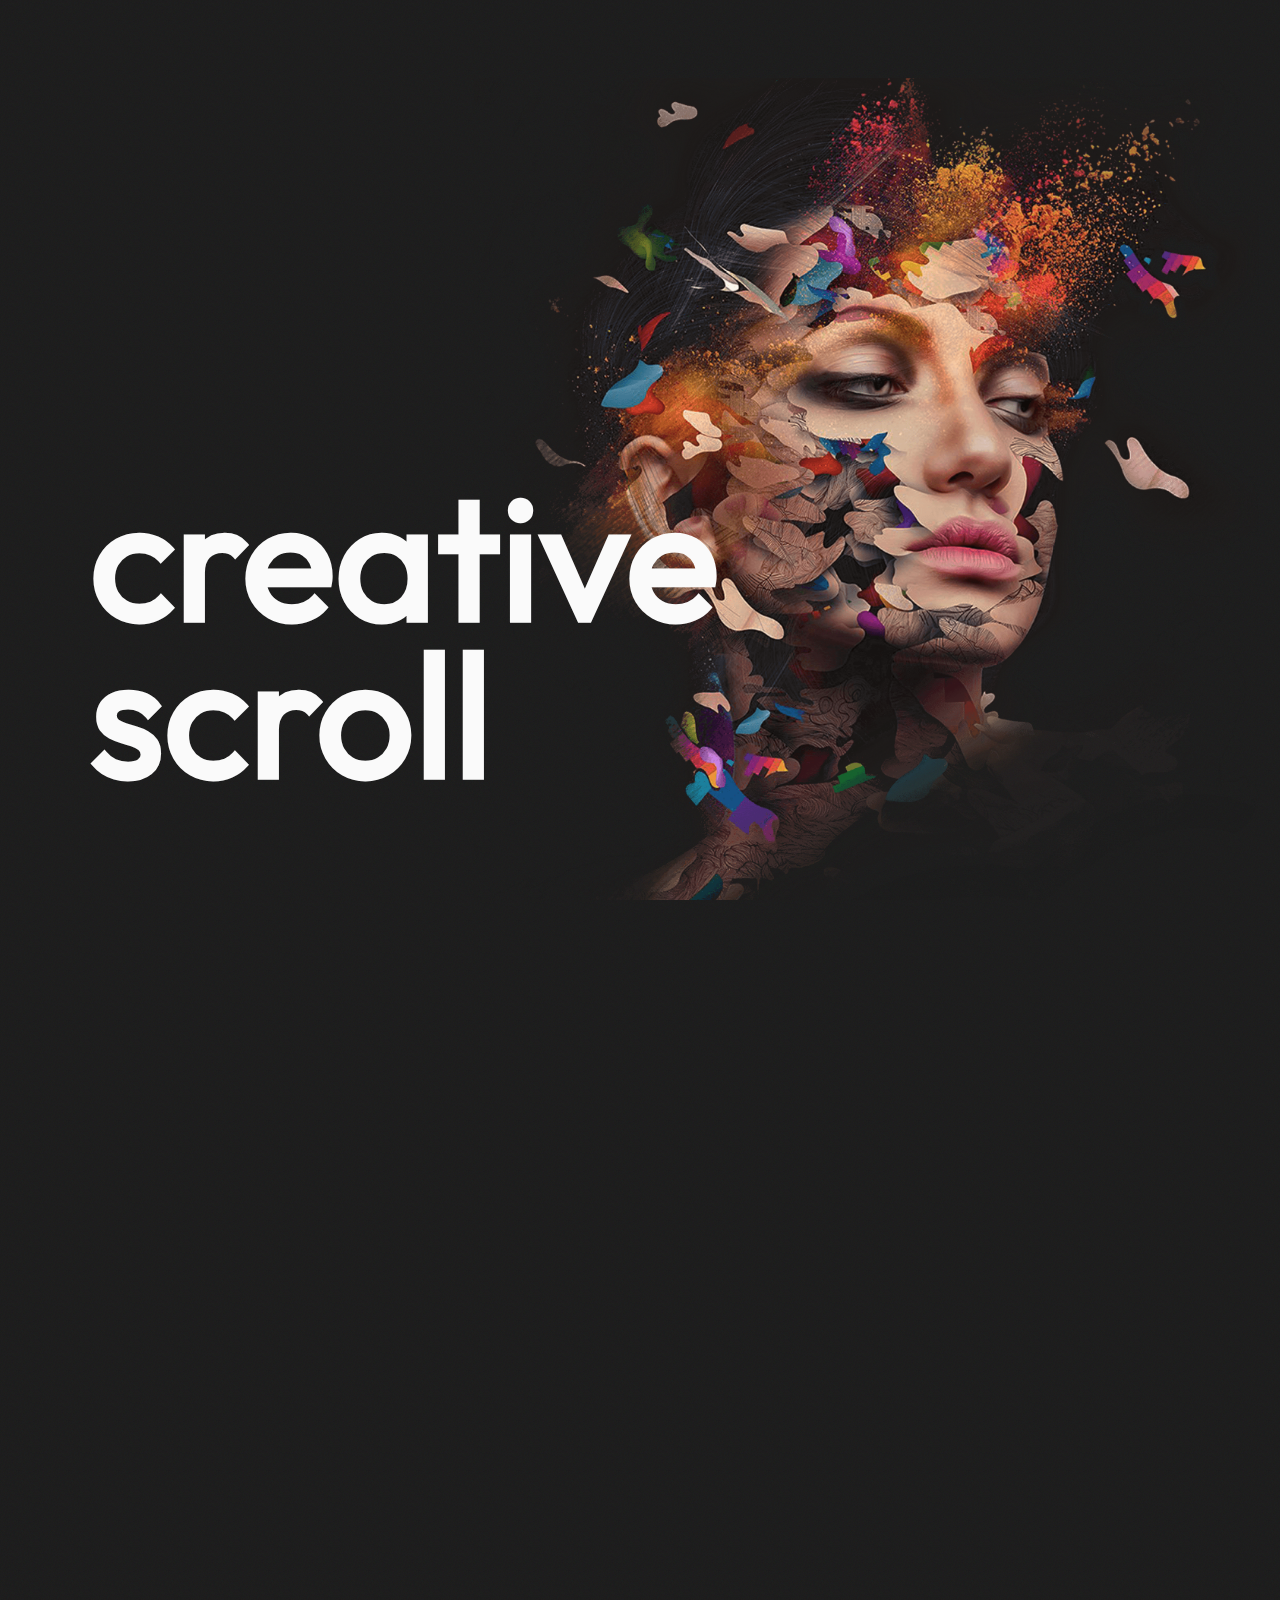
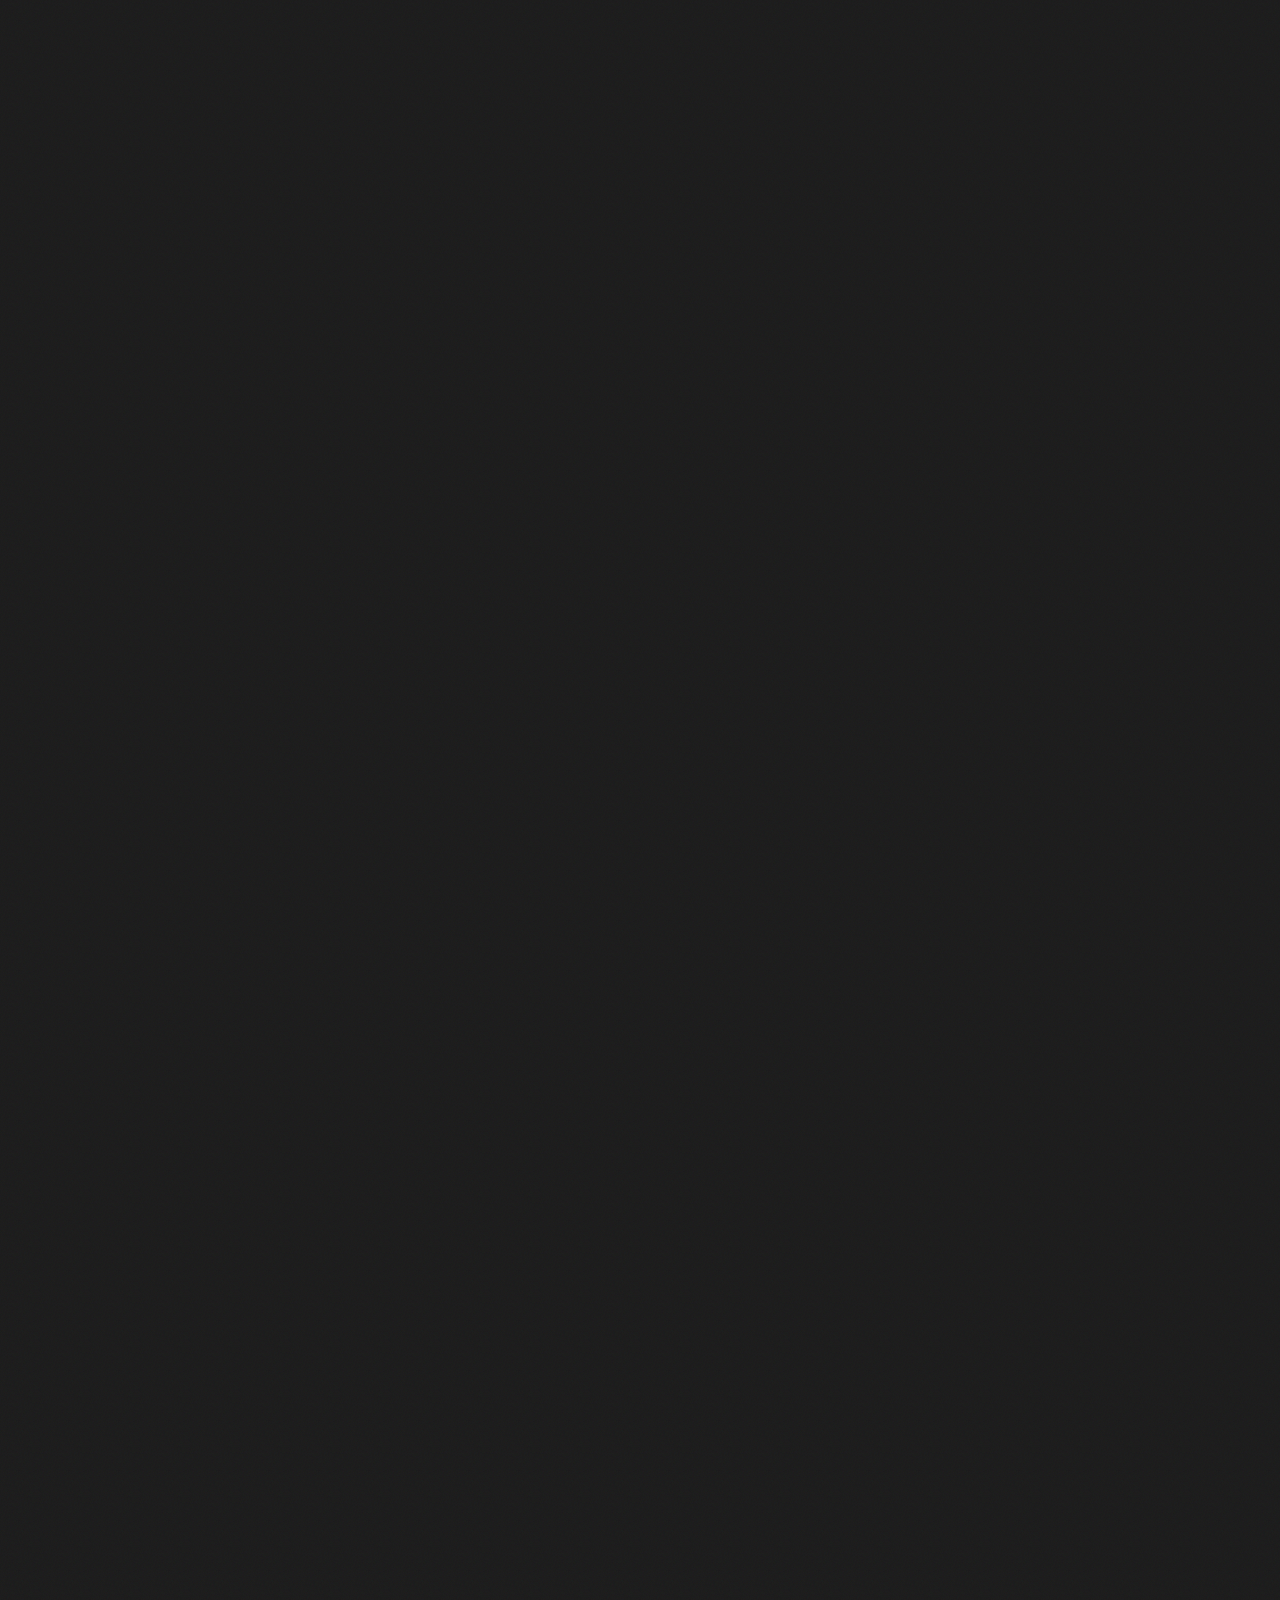
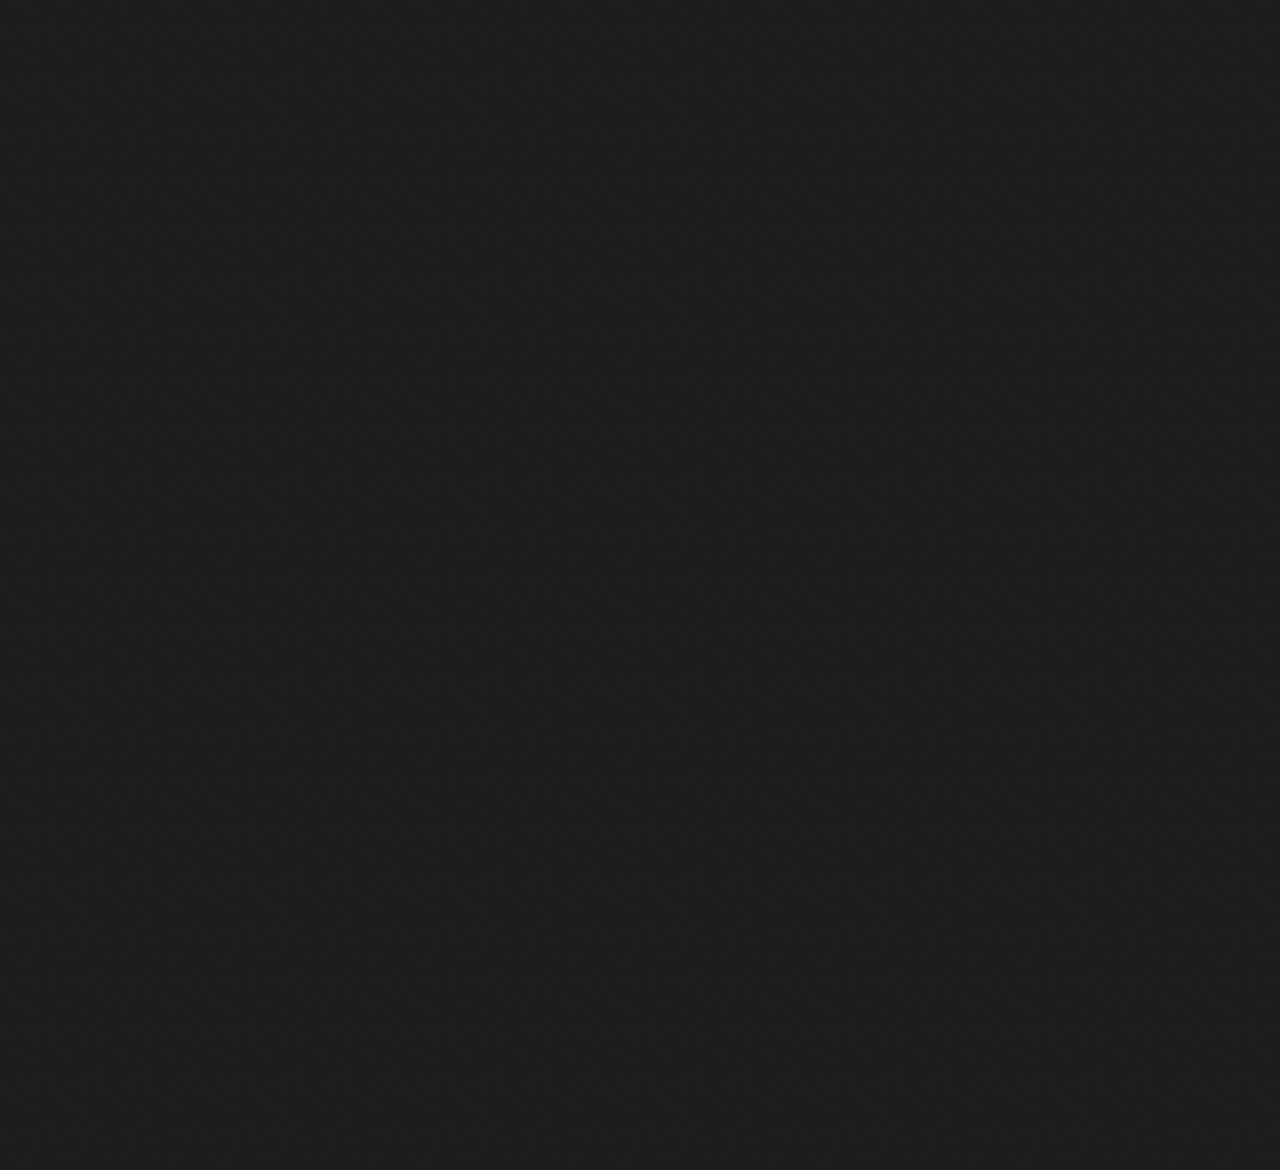
<file: gallery/creative-scroll/index.html>
<!DOCTYPE html>
<html lang="en">
  <head>
    <meta charset="UTF-8" />
    <meta name="viewport" content="width=device-width, initial-scale=1.0" />
    <title>Creative scroll</title>

    <script src="./libs/gsap/gsap.min.js" defer></script>
    <script src="./libs/gsap/ScrollTrigger.min.js" defer></script>
    <script src="./libs/gsap/ScrollSmoother.min.js" defer></script>

    <link rel="stylesheet" href="css/main.css" />
    <script src="./js/main.js" defer></script>
  </head>
  <body>
    <div class="wrapper">
      <div class="content">
        <header class="hero-section">
          <img data-speed="0.6" src="img/hero.png" class="hero" alt="Hero" />
          <div class="container">
            <div data-speed="0.75" class="main-header">
              <h1 class="main-title">creative scroll</h1>
            </div>
          </div>
        </header>
        <div class="portfolio">
          <div class="container">
            <div class="gallery">
              <div data-speed="0.9" class="gallery__left">
                <img class="gallery__item" src="./img/work/1.jpg" alt="Work" />
                <img class="gallery__item" src="./img/work/2.jpg" alt="Work" />
                <div class="text-block gallery__item">
                  <h2 class="text-block__h">
                    Creative floating scroll with amazing parallax effect
                  </h2>
                  <p class="text-block__p">
                    Lorem ipsum, dolor sit amet consectetur adipisicing elit.
                    Est, asperiores nostrum unde reprehenderit totam debitis.
                    Non expedita quidem unde harum.
                  </p>
                </div>
                <img class="gallery__item" src="./img/work/6.jpg" alt="Work" />
              </div>
              <div data-speed="1.1" class="gallery__right">
                <div class="text-block gallery__item">
                  <h2 class="text-block__h">
                    Creative floating scroll with amazing parallax effect
                  </h2>
                  <p class="text-block__p">
                    Lorem ipsum, dolor sit amet consectetur adipisicing elit.
                    Est, asperiores nostrum unde reprehenderit totam debitis.
                    Non expedita quidem unde harum.
                  </p>
                </div>
                <img class="gallery__item" src="./img/work/3.jpg" alt="Work" />
                <img class="gallery__item" src="./img/work/4.jpg" alt="Work" />
                <img class="gallery__item" src="./img/work/5.jpg" alt="Work" />
              </div>
            </div>
          </div>
        </div>
      </div>
    </div>
  </body>
</html>
</file>
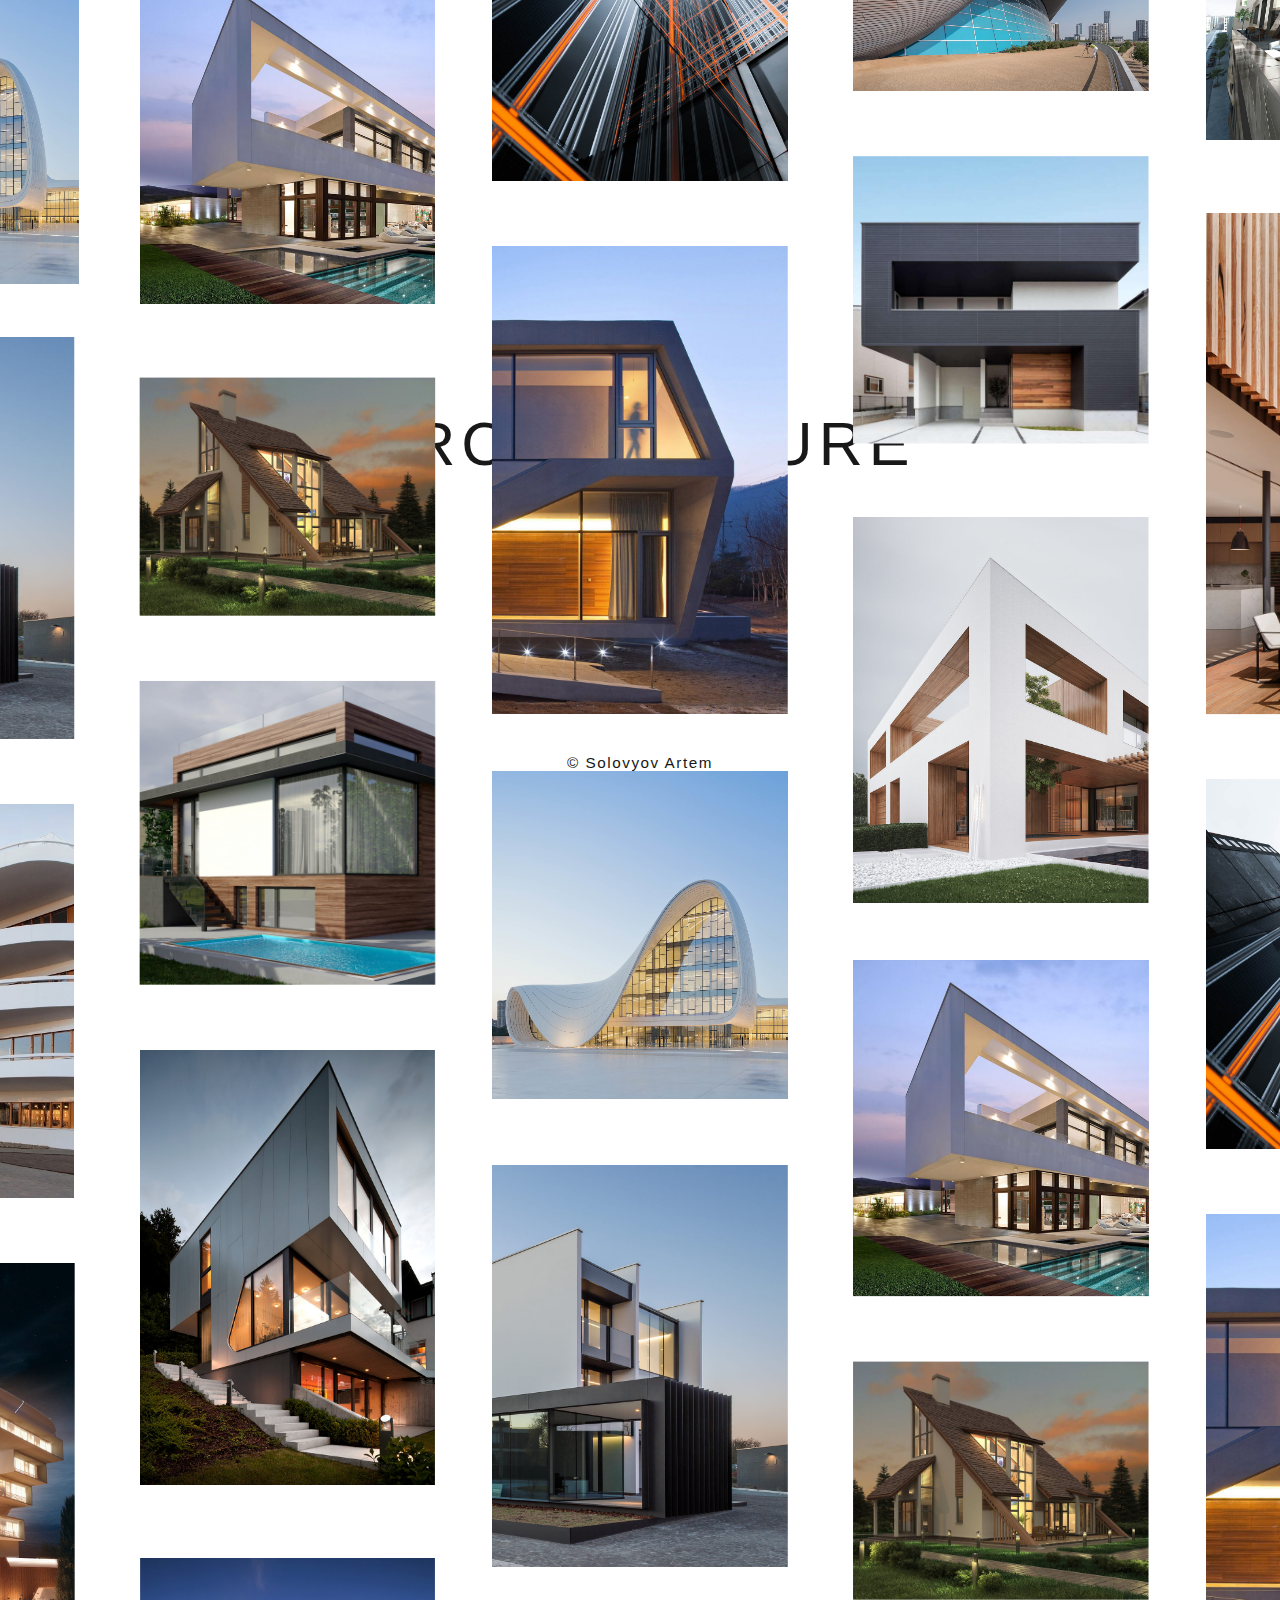
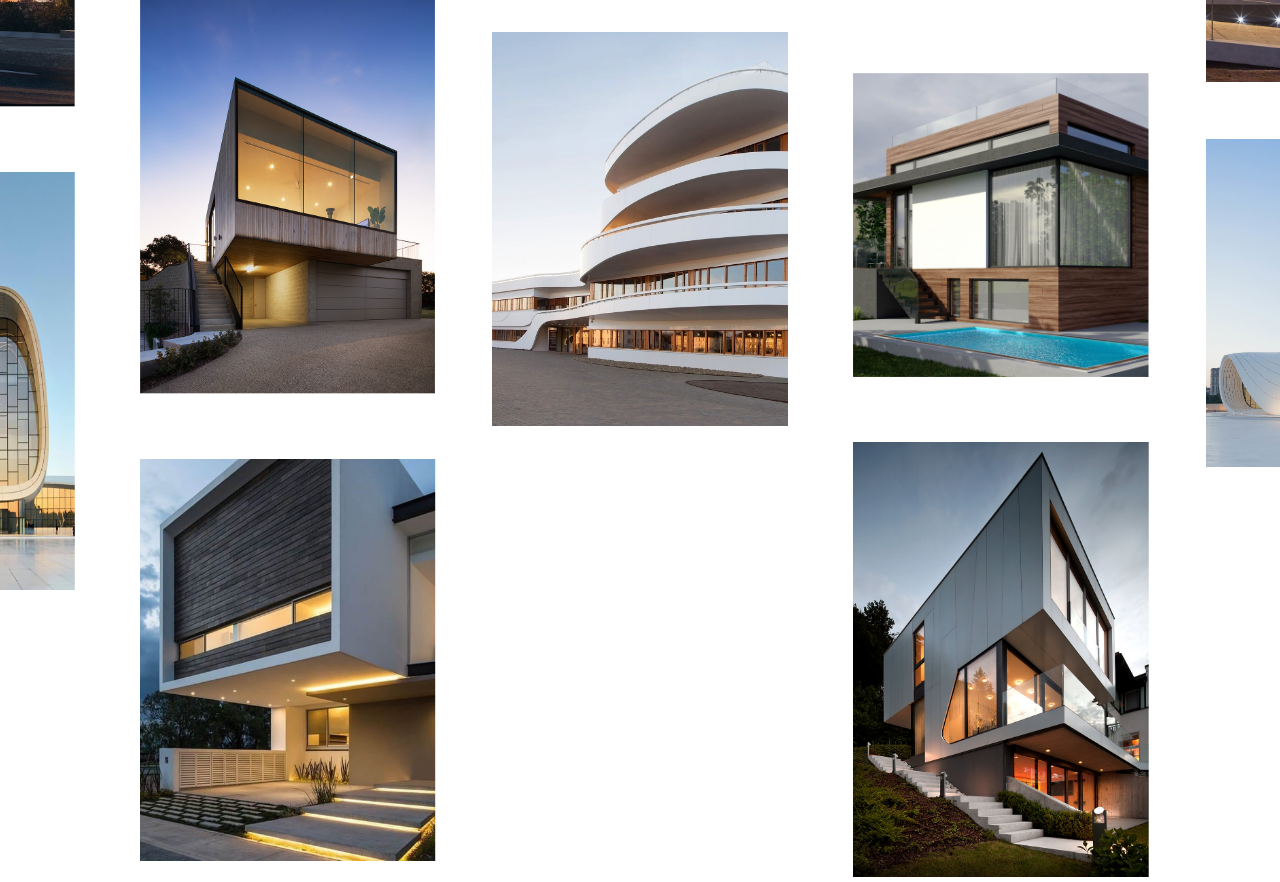
<file: gallery/draggable/index.html>
<!DOCTYPE html>
<html lang="en">
  <head>
    <meta charset="UTF-8" />
    <meta http-equiv="X-UA-Compatible" content="IE=edge" />
    <meta name="viewport" content="width=device-width, initial-scale=1.0" />
    <title>Document</title>

    <link rel="stylesheet" href="css/main.css" />

    <script src="libs/gsap.min.js" defer></script>
    <script src="libs/Draggable.min.js" defer></script>
    <script src="libs/InertiaPlugin.min.js" defer></script>
    <script src="js/app.js" defer></script>

    <style>
      .gallery {
        opacity: 0;
      }
    </style>
  </head>
  <body>
    <h1 class="header">
      Architecture
      <span>Loading...</span>
    </h1>
    <h5 class="text">© Solovyov Artem</h5>

    <div class="gallery">
      <div class="gallery__item"><img src="img/1.jpg" alt="Alt" /></div>
      <div class="gallery__item"><img src="img/2.jpg" alt="Alt" /></div>
      <div class="gallery__item"><img src="img/3.jpg" alt="Alt" /></div>
      <div class="gallery__item"><img src="img/4.jpg" alt="Alt" /></div>
      <div class="gallery__item"><img src="img/5.jpg" alt="Alt" /></div>
      <div class="gallery__item"><img src="img/6.jpg" alt="Alt" /></div>
      <div class="gallery__item"><img src="img/7.jpg" alt="Alt" /></div>
      <div class="gallery__item"><img src="img/8.jpg" alt="Alt" /></div>
      <div class="gallery__item"><img src="img/9.jpg" alt="Alt" /></div>
      <div class="gallery__item"><img src="img/10.jpg" alt="Alt" /></div>
      <div class="gallery__item"><img src="img/11.jpg" alt="Alt" /></div>
      <div class="gallery__item"><img src="img/12.jpg" alt="Alt" /></div>
      <div class="gallery__item"><img src="img/13.jpg" alt="Alt" /></div>
      <div class="gallery__item"><img src="img/14.jpg" alt="Alt" /></div>
      <div class="gallery__item"><img src="img/15.jpg" alt="Alt" /></div>
      <div class="gallery__item"><img src="img/16.jpg" alt="Alt" /></div>
      <div class="gallery__item"><img src="img/17.jpg" alt="Alt" /></div>
      <div class="gallery__item"><img src="img/18.jpg" alt="Alt" /></div>
      <div class="gallery__item"><img src="img/19.jpg" alt="Alt" /></div>
      <div class="gallery__item"><img src="img/20.jpg" alt="Alt" /></div>
      <div class="gallery__item"><img src="img/1.jpg" alt="Alt" /></div>
      <div class="gallery__item"><img src="img/2.jpg" alt="Alt" /></div>
      <div class="gallery__item"><img src="img/3.jpg" alt="Alt" /></div>
      <div class="gallery__item"><img src="img/4.jpg" alt="Alt" /></div>
      <div class="gallery__item"><img src="img/5.jpg" alt="Alt" /></div>
      <div class="gallery__item"><img src="img/6.jpg" alt="Alt" /></div>
      <div class="gallery__item"><img src="img/7.jpg" alt="Alt" /></div>
      <div class="gallery__item"><img src="img/8.jpg" alt="Alt" /></div>
      <div class="gallery__item"><img src="img/9.jpg" alt="Alt" /></div>
      <div class="gallery__item"><img src="img/10.jpg" alt="Alt" /></div>
      <div class="gallery__item"><img src="img/11.jpg" alt="Alt" /></div>
      <div class="gallery__item"><img src="img/12.jpg" alt="Alt" /></div>
      <div class="gallery__item"><img src="img/13.jpg" alt="Alt" /></div>
      <div class="gallery__item"><img src="img/14.jpg" alt="Alt" /></div>
      <div class="gallery__item"><img src="img/15.jpg" alt="Alt" /></div>
      <div class="gallery__item"><img src="img/16.jpg" alt="Alt" /></div>
      <div class="gallery__item"><img src="img/17.jpg" alt="Alt" /></div>
      <div class="gallery__item"><img src="img/18.jpg" alt="Alt" /></div>
      <div class="gallery__item"><img src="img/19.jpg" alt="Alt" /></div>
      <div class="gallery__item"><img src="img/20.jpg" alt="Alt" /></div>
      <div class="gallery__item"><img src="img/1.jpg" alt="Alt" /></div>
      <div class="gallery__item"><img src="img/2.jpg" alt="Alt" /></div>
      <div class="gallery__item"><img src="img/3.jpg" alt="Alt" /></div>
      <div class="gallery__item"><img src="img/4.jpg" alt="Alt" /></div>
      <div class="gallery__item"><img src="img/5.jpg" alt="Alt" /></div>
      <div class="gallery__item"><img src="img/6.jpg" alt="Alt" /></div>
      <div class="gallery__item"><img src="img/7.jpg" alt="Alt" /></div>
      <div class="gallery__item"><img src="img/8.jpg" alt="Alt" /></div>
      <div class="gallery__item"><img src="img/9.jpg" alt="Alt" /></div>
      <div class="gallery__item"><img src="img/10.jpg" alt="Alt" /></div>
      <div class="gallery__item"><img src="img/11.jpg" alt="Alt" /></div>
      <div class="gallery__item"><img src="img/12.jpg" alt="Alt" /></div>
      <div class="gallery__item"><img src="img/13.jpg" alt="Alt" /></div>
      <div class="gallery__item"><img src="img/14.jpg" alt="Alt" /></div>
      <div class="gallery__item"><img src="img/15.jpg" alt="Alt" /></div>
      <div class="gallery__item"><img src="img/16.jpg" alt="Alt" /></div>
      <div class="gallery__item"><img src="img/17.jpg" alt="Alt" /></div>
      <div class="gallery__item"><img src="img/18.jpg" alt="Alt" /></div>
      <div class="gallery__item"><img src="img/19.jpg" alt="Alt" /></div>
      <div class="gallery__item"><img src="img/20.jpg" alt="Alt" /></div>
      <div class="gallery__item"><img src="img/1.jpg" alt="Alt" /></div>
      <div class="gallery__item"><img src="img/2.jpg" alt="Alt" /></div>
      <div class="gallery__item"><img src="img/3.jpg" alt="Alt" /></div>
      <div class="gallery__item"><img src="img/4.jpg" alt="Alt" /></div>
      <div class="gallery__item"><img src="img/5.jpg" alt="Alt" /></div>
      <div class="gallery__item"><img src="img/6.jpg" alt="Alt" /></div>
      <div class="gallery__item"><img src="img/7.jpg" alt="Alt" /></div>
      <div class="gallery__item"><img src="img/8.jpg" alt="Alt" /></div>
      <div class="gallery__item"><img src="img/9.jpg" alt="Alt" /></div>
      <div class="gallery__item"><img src="img/10.jpg" alt="Alt" /></div>
      <div class="gallery__item"><img src="img/11.jpg" alt="Alt" /></div>
      <div class="gallery__item"><img src="img/12.jpg" alt="Alt" /></div>
      <div class="gallery__item"><img src="img/13.jpg" alt="Alt" /></div>
      <div class="gallery__item"><img src="img/14.jpg" alt="Alt" /></div>
      <div class="gallery__item"><img src="img/15.jpg" alt="Alt" /></div>
      <div class="gallery__item"><img src="img/16.jpg" alt="Alt" /></div>
      <div class="gallery__item"><img src="img/17.jpg" alt="Alt" /></div>
      <div class="gallery__item"><img src="img/18.jpg" alt="Alt" /></div>
      <div class="gallery__item"><img src="img/19.jpg" alt="Alt" /></div>
      <div class="gallery__item"><img src="img/20.jpg" alt="Alt" /></div>
    </div>
  </body>
</html>
</file>
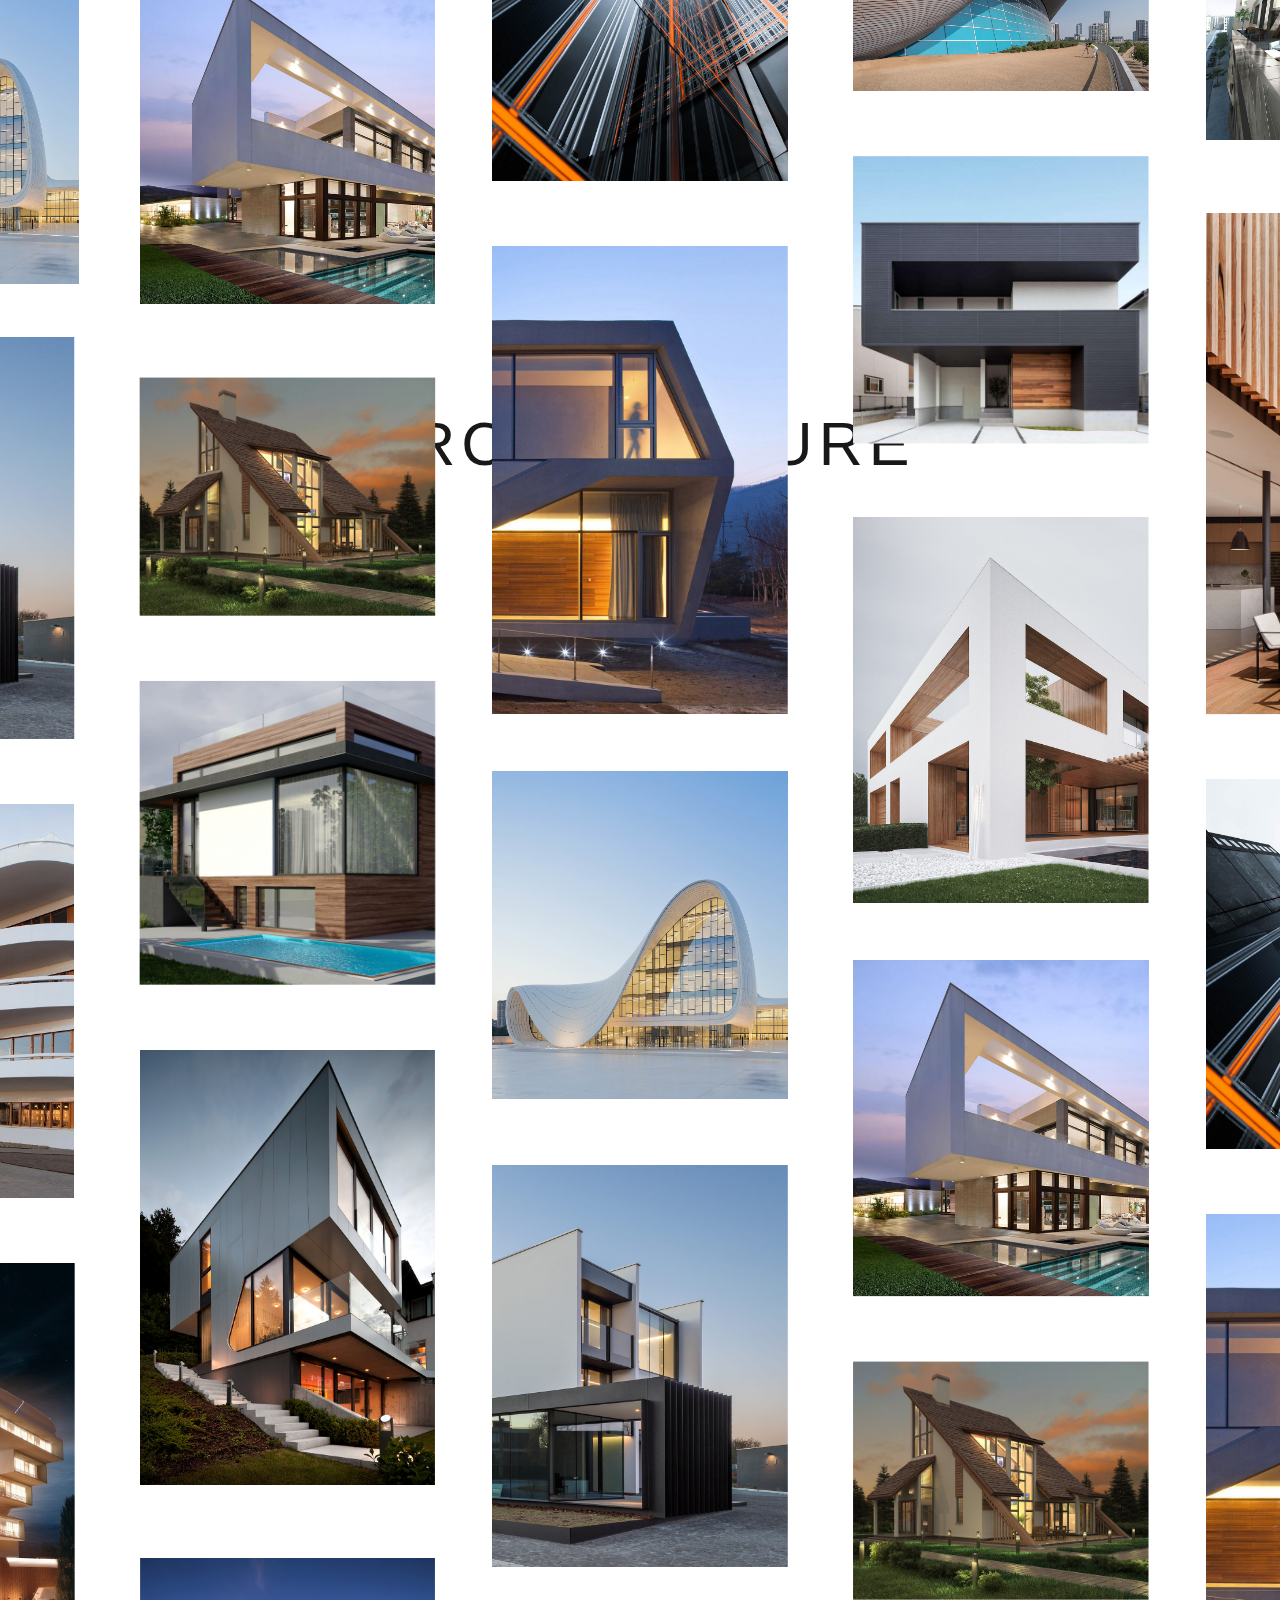
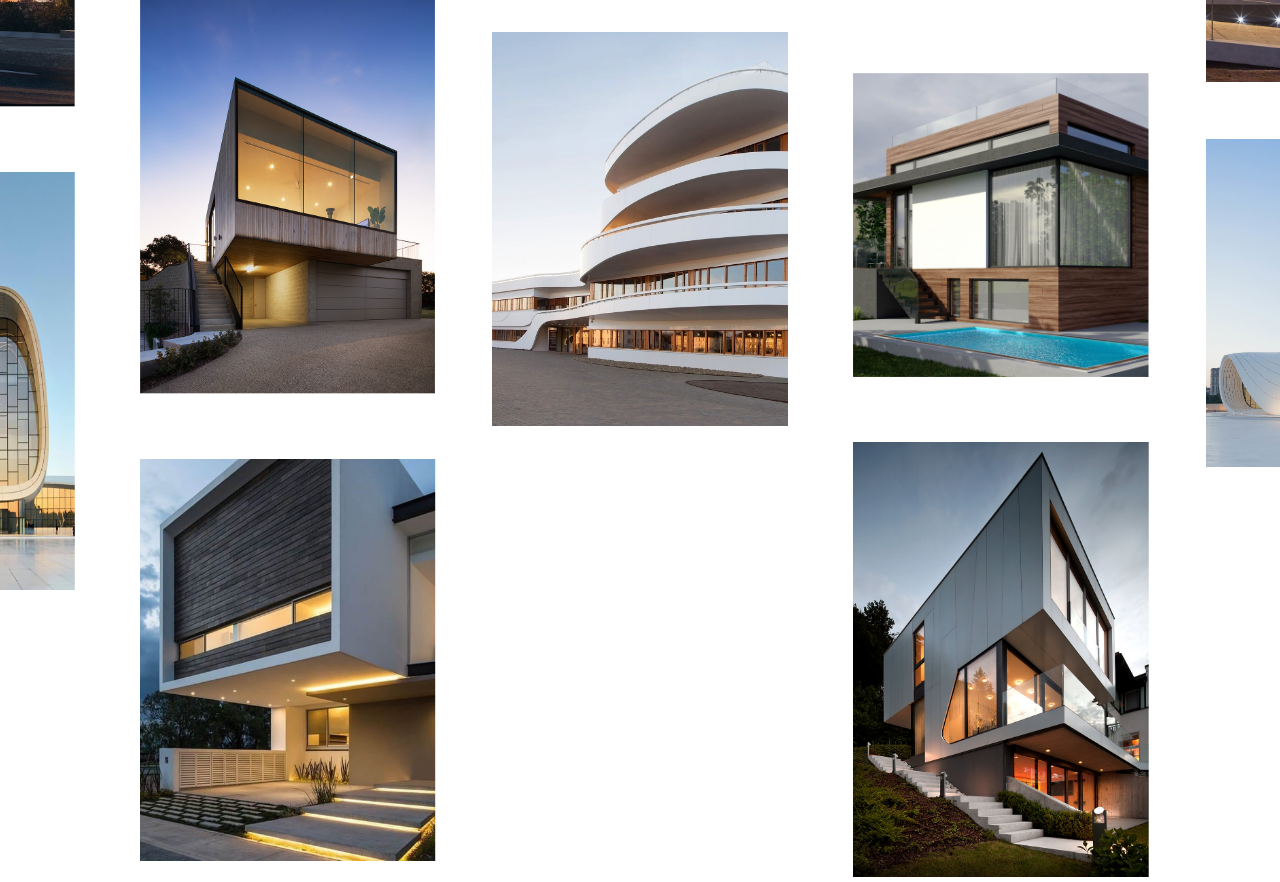
<file: gallery/fonts/index.html>
<!DOCTYPE html>
<html lang="en">
<head>

	<meta charset="UTF-8">
	<meta http-equiv="X-UA-Compatible" content="IE=edge">
	<meta name="viewport" content="width=device-width, initial-scale=1.0">
	<title>Document</title>

	<link rel="stylesheet" href="css/main.css">

	<script src="libs/gsap.min.js" defer></script>
	<script src="libs/Draggable.min.js" defer></script>
	<script src="libs/InertiaPlugin.min.js" defer></script>
	<script src="js/app.js" defer></script>

	<style>
		.gallery { opacity: 0; }
	</style>

</head>
<body>

	<h1 class="header">Architecture <span>Loading...</span></h1>

	<!-- .gallery>(.gallery__item*20>img[src="img/$.jpg" alt="Alt"])*4 -->

	<div class="gallery">
		<div class="gallery__item"><img src="img/1.jpg" alt="Alt"></div>
		<div class="gallery__item"><img src="img/2.jpg" alt="Alt"></div>
		<div class="gallery__item"><img src="img/3.jpg" alt="Alt"></div>
		<div class="gallery__item"><img src="img/4.jpg" alt="Alt"></div>
		<div class="gallery__item"><img src="img/5.jpg" alt="Alt"></div>
		<div class="gallery__item"><img src="img/6.jpg" alt="Alt"></div>
		<div class="gallery__item"><img src="img/7.jpg" alt="Alt"></div>
		<div class="gallery__item"><img src="img/8.jpg" alt="Alt"></div>
		<div class="gallery__item"><img src="img/9.jpg" alt="Alt"></div>
		<div class="gallery__item"><img src="img/10.jpg" alt="Alt"></div>
		<div class="gallery__item"><img src="img/11.jpg" alt="Alt"></div>
		<div class="gallery__item"><img src="img/12.jpg" alt="Alt"></div>
		<div class="gallery__item"><img src="img/13.jpg" alt="Alt"></div>
		<div class="gallery__item"><img src="img/14.jpg" alt="Alt"></div>
		<div class="gallery__item"><img src="img/15.jpg" alt="Alt"></div>
		<div class="gallery__item"><img src="img/16.jpg" alt="Alt"></div>
		<div class="gallery__item"><img src="img/17.jpg" alt="Alt"></div>
		<div class="gallery__item"><img src="img/18.jpg" alt="Alt"></div>
		<div class="gallery__item"><img src="img/19.jpg" alt="Alt"></div>
		<div class="gallery__item"><img src="img/20.jpg" alt="Alt"></div>
		<div class="gallery__item"><img src="img/1.jpg" alt="Alt"></div>
		<div class="gallery__item"><img src="img/2.jpg" alt="Alt"></div>
		<div class="gallery__item"><img src="img/3.jpg" alt="Alt"></div>
		<div class="gallery__item"><img src="img/4.jpg" alt="Alt"></div>
		<div class="gallery__item"><img src="img/5.jpg" alt="Alt"></div>
		<div class="gallery__item"><img src="img/6.jpg" alt="Alt"></div>
		<div class="gallery__item"><img src="img/7.jpg" alt="Alt"></div>
		<div class="gallery__item"><img src="img/8.jpg" alt="Alt"></div>
		<div class="gallery__item"><img src="img/9.jpg" alt="Alt"></div>
		<div class="gallery__item"><img src="img/10.jpg" alt="Alt"></div>
		<div class="gallery__item"><img src="img/11.jpg" alt="Alt"></div>
		<div class="gallery__item"><img src="img/12.jpg" alt="Alt"></div>
		<div class="gallery__item"><img src="img/13.jpg" alt="Alt"></div>
		<div class="gallery__item"><img src="img/14.jpg" alt="Alt"></div>
		<div class="gallery__item"><img src="img/15.jpg" alt="Alt"></div>
		<div class="gallery__item"><img src="img/16.jpg" alt="Alt"></div>
		<div class="gallery__item"><img src="img/17.jpg" alt="Alt"></div>
		<div class="gallery__item"><img src="img/18.jpg" alt="Alt"></div>
		<div class="gallery__item"><img src="img/19.jpg" alt="Alt"></div>
		<div class="gallery__item"><img src="img/20.jpg" alt="Alt"></div>
		<div class="gallery__item"><img src="img/1.jpg" alt="Alt"></div>
		<div class="gallery__item"><img src="img/2.jpg" alt="Alt"></div>
		<div class="gallery__item"><img src="img/3.jpg" alt="Alt"></div>
		<div class="gallery__item"><img src="img/4.jpg" alt="Alt"></div>
		<div class="gallery__item"><img src="img/5.jpg" alt="Alt"></div>
		<div class="gallery__item"><img src="img/6.jpg" alt="Alt"></div>
		<div class="gallery__item"><img src="img/7.jpg" alt="Alt"></div>
		<div class="gallery__item"><img src="img/8.jpg" alt="Alt"></div>
		<div class="gallery__item"><img src="img/9.jpg" alt="Alt"></div>
		<div class="gallery__item"><img src="img/10.jpg" alt="Alt"></div>
		<div class="gallery__item"><img src="img/11.jpg" alt="Alt"></div>
		<div class="gallery__item"><img src="img/12.jpg" alt="Alt"></div>
		<div class="gallery__item"><img src="img/13.jpg" alt="Alt"></div>
		<div class="gallery__item"><img src="img/14.jpg" alt="Alt"></div>
		<div class="gallery__item"><img src="img/15.jpg" alt="Alt"></div>
		<div class="gallery__item"><img src="img/16.jpg" alt="Alt"></div>
		<div class="gallery__item"><img src="img/17.jpg" alt="Alt"></div>
		<div class="gallery__item"><img src="img/18.jpg" alt="Alt"></div>
		<div class="gallery__item"><img src="img/19.jpg" alt="Alt"></div>
		<div class="gallery__item"><img src="img/20.jpg" alt="Alt"></div>
		<div class="gallery__item"><img src="img/1.jpg" alt="Alt"></div>
		<div class="gallery__item"><img src="img/2.jpg" alt="Alt"></div>
		<div class="gallery__item"><img src="img/3.jpg" alt="Alt"></div>
		<div class="gallery__item"><img src="img/4.jpg" alt="Alt"></div>
		<div class="gallery__item"><img src="img/5.jpg" alt="Alt"></div>
		<div class="gallery__item"><img src="img/6.jpg" alt="Alt"></div>
		<div class="gallery__item"><img src="img/7.jpg" alt="Alt"></div>
		<div class="gallery__item"><img src="img/8.jpg" alt="Alt"></div>
		<div class="gallery__item"><img src="img/9.jpg" alt="Alt"></div>
		<div class="gallery__item"><img src="img/10.jpg" alt="Alt"></div>
		<div class="gallery__item"><img src="img/11.jpg" alt="Alt"></div>
		<div class="gallery__item"><img src="img/12.jpg" alt="Alt"></div>
		<div class="gallery__item"><img src="img/13.jpg" alt="Alt"></div>
		<div class="gallery__item"><img src="img/14.jpg" alt="Alt"></div>
		<div class="gallery__item"><img src="img/15.jpg" alt="Alt"></div>
		<div class="gallery__item"><img src="img/16.jpg" alt="Alt"></div>
		<div class="gallery__item"><img src="img/17.jpg" alt="Alt"></div>
		<div class="gallery__item"><img src="img/18.jpg" alt="Alt"></div>
		<div class="gallery__item"><img src="img/19.jpg" alt="Alt"></div>
		<div class="gallery__item"><img src="img/20.jpg" alt="Alt"></div>
	</div>

</body>
</html>
</file>
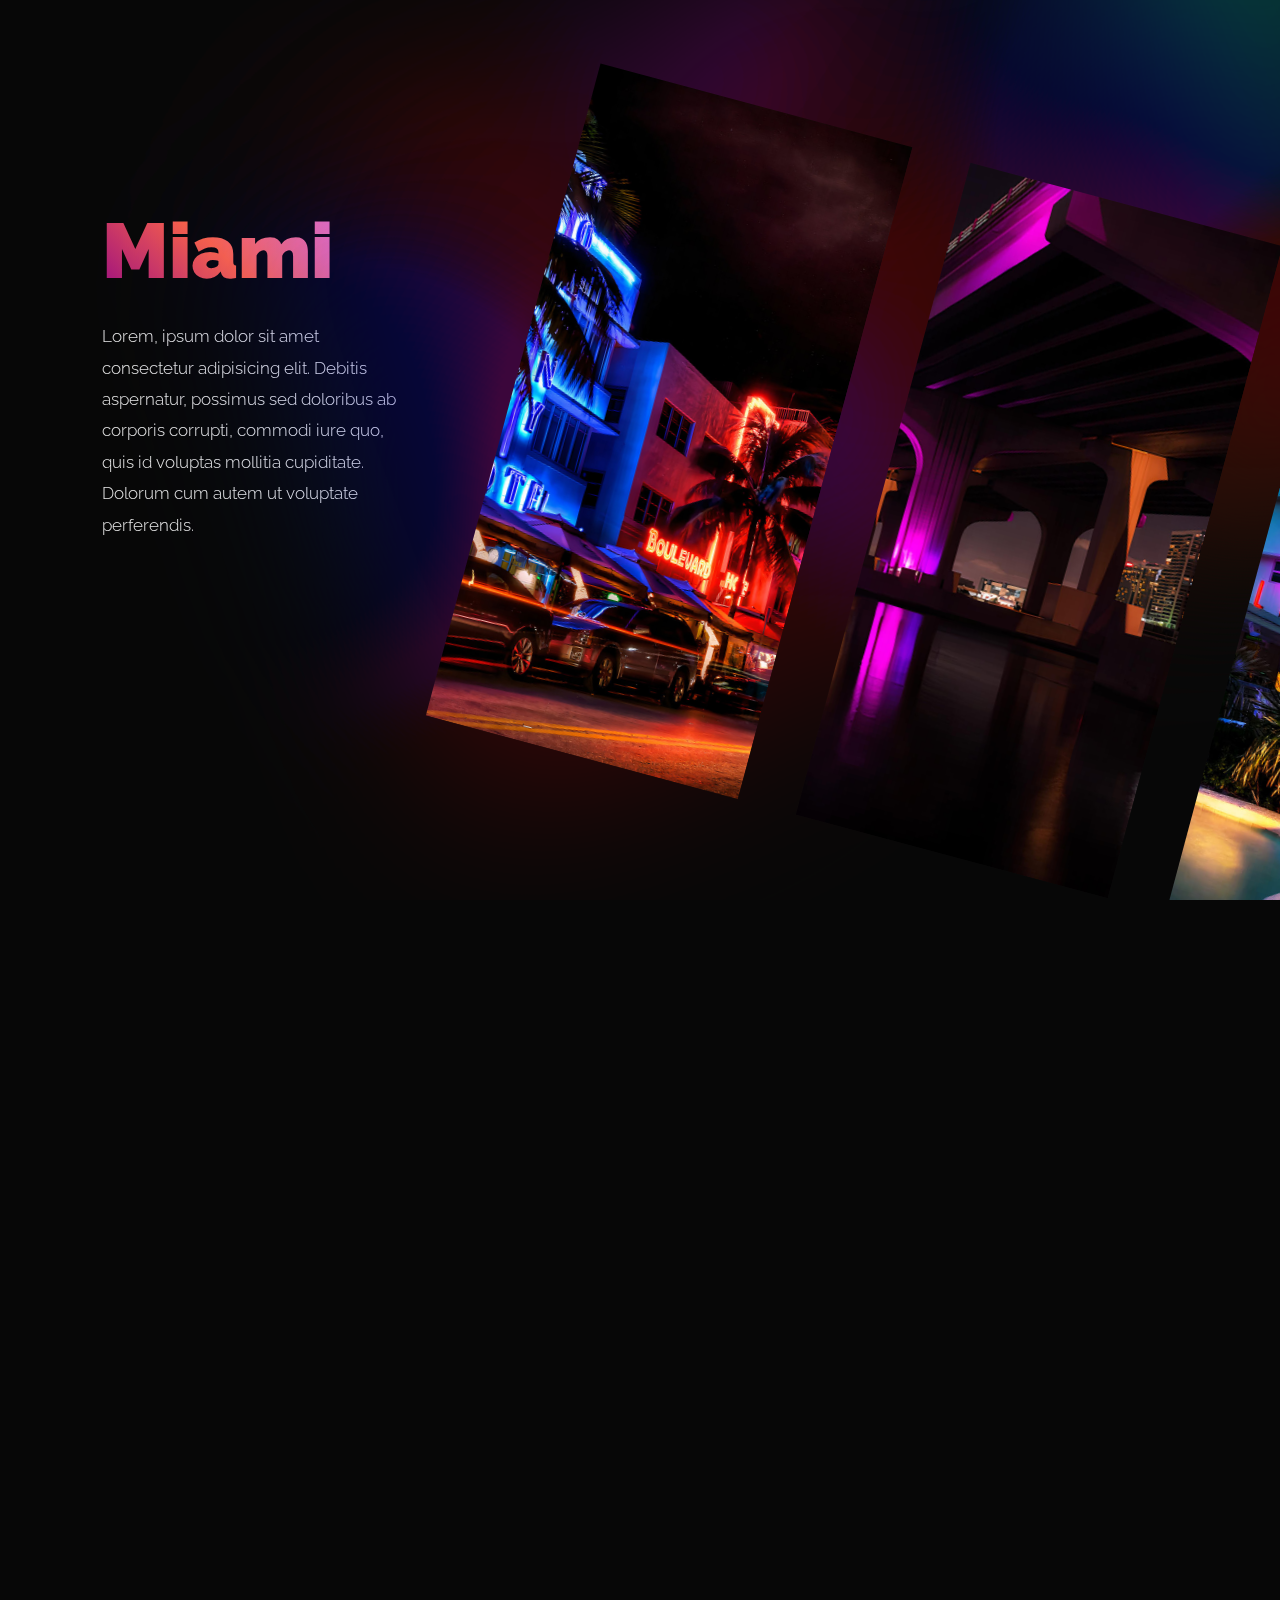
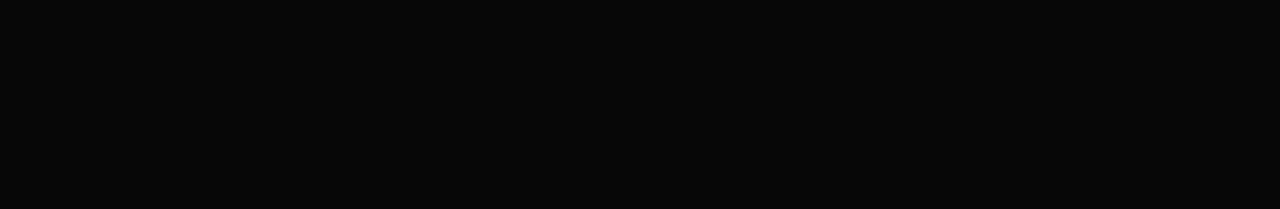
<file: gallery/gallery/index.html>
<!DOCTYPE html>
<html lang="en">
  <head>
    <meta charset="UTF-8" />
    <meta http-equiv="X-UA-Compatible" content="IE=edge" />
    <meta name="viewport" content="width=device-width, initial-scale=1.0" />

    <link rel="stylesheet" href="libs/swiper/swiper-bundle.min.css" />
    <link rel="stylesheet" href="css/main.css" />

    <title>Document</title>
  </head>
  <body>
    <div class="description">
      <div class="logo">Miami</div>
      <p>
        Lorem, ipsum dolor sit amet consectetur adipisicing elit. Debitis
        aspernatur, possimus sed doloribus ab corporis corrupti, commodi iure
        quo, quis id voluptas mollitia cupiditate. Dolorum cum autem ut
        voluptate perferendis.
      </p>
    </div>
    <div class="swiper slider slider_main">
      <div class="swiper-wrapper slider__wrapper">
        <div class="swiper-slide slider__item">
          <div
            class="slider__img"
            style="background-image: url(images/1.jpg)"
            data-swiper-parallax="20%"
          ></div>
        </div>
        <div class="swiper-slide slider__item">
          <div
            class="slider__img"
            style="background-image: url(images/2.jpg)"
            data-swiper-parallax="30%"
          ></div>
        </div>
        <div class="swiper-slide slider__item">
          <div
            class="slider__img"
            style="background-image: url(images/3.jpg)"
            data-swiper-parallax="20%"
          ></div>
        </div>
        <div class="swiper-slide slider__item">
          <div
            class="slider__img"
            style="background-image: url(images/4.jpg)"
            data-swiper-parallax="30%"
          ></div>
        </div>
        <div class="swiper-slide slider__item">
          <div
            class="slider__img"
            style="background-image: url(images/5.jpg)"
            data-swiper-parallax="20%"
          ></div>
        </div>
        <div class="swiper-slide slider__item">
          <div
            class="slider__img"
            style="background-image: url(images/6.jpg)"
            data-swiper-parallax="30%"
          ></div>
        </div>
        <div class="swiper-slide slider__item">
          <div
            class="slider__img"
            style="background-image: url(images/7.jpg)"
            data-swiper-parallax="20%"
          ></div>
        </div>
        <div class="swiper-slide slider__item">
          <div
            class="slider__img"
            style="background-image: url(images/8.jpg)"
            data-swiper-parallax="30%"
          ></div>
        </div>
        <div class="swiper-slide slider__item">
          <div
            class="slider__img"
            style="background-image: url(images/9.jpg)"
            data-swiper-parallax="20%"
          ></div>
        </div>
      </div>
    </div>
    <div class="swiper slider slider_bg">
      <div class="swiper-wrapper slider__wrapper">
        <div class="swiper-slide slider__item">
          <div
            class="slider__img"
            style="background-image: url(images/1.jpg)"
            data-swiper-parallax="20%"
          ></div>
        </div>
        <div class="swiper-slide slider__item">
          <div
            class="slider__img"
            style="background-image: url(images/2.jpg)"
            data-swiper-parallax="30%"
          ></div>
        </div>
        <div class="swiper-slide slider__item">
          <div
            class="slider__img"
            style="background-image: url(images/3.jpg)"
            data-swiper-parallax="20%"
          ></div>
        </div>
        <div class="swiper-slide slider__item">
          <div
            class="slider__img"
            style="background-image: url(images/4.jpg)"
            data-swiper-parallax="30%"
          ></div>
        </div>
        <div class="swiper-slide slider__item">
          <div
            class="slider__img"
            style="background-image: url(images/5.jpg)"
            data-swiper-parallax="20%"
          ></div>
        </div>
        <div class="swiper-slide slider__item">
          <div
            class="slider__img"
            style="background-image: url(images/6.jpg)"
            data-swiper-parallax="30%"
          ></div>
        </div>
        <div class="swiper-slide slider__item">
          <div
            class="slider__img"
            style="background-image: url(images/7.jpg)"
            data-swiper-parallax="20%"
          ></div>
        </div>
        <div class="swiper-slide slider__item">
          <div
            class="slider__img"
            style="background-image: url(images/8.jpg)"
            data-swiper-parallax="30%"
          ></div>
        </div>
        <div class="swiper-slide slider__item">
          <div
            class="slider__img"
            style="background-image: url(images/9.jpg)"
            data-swiper-parallax="20%"
          ></div>
        </div>
      </div>
    </div>
    <script src="libs/swiper/swiper-bundle.min.js"></script>
    <script src="js/app.js"></script>
  </body>
</html>
</file>
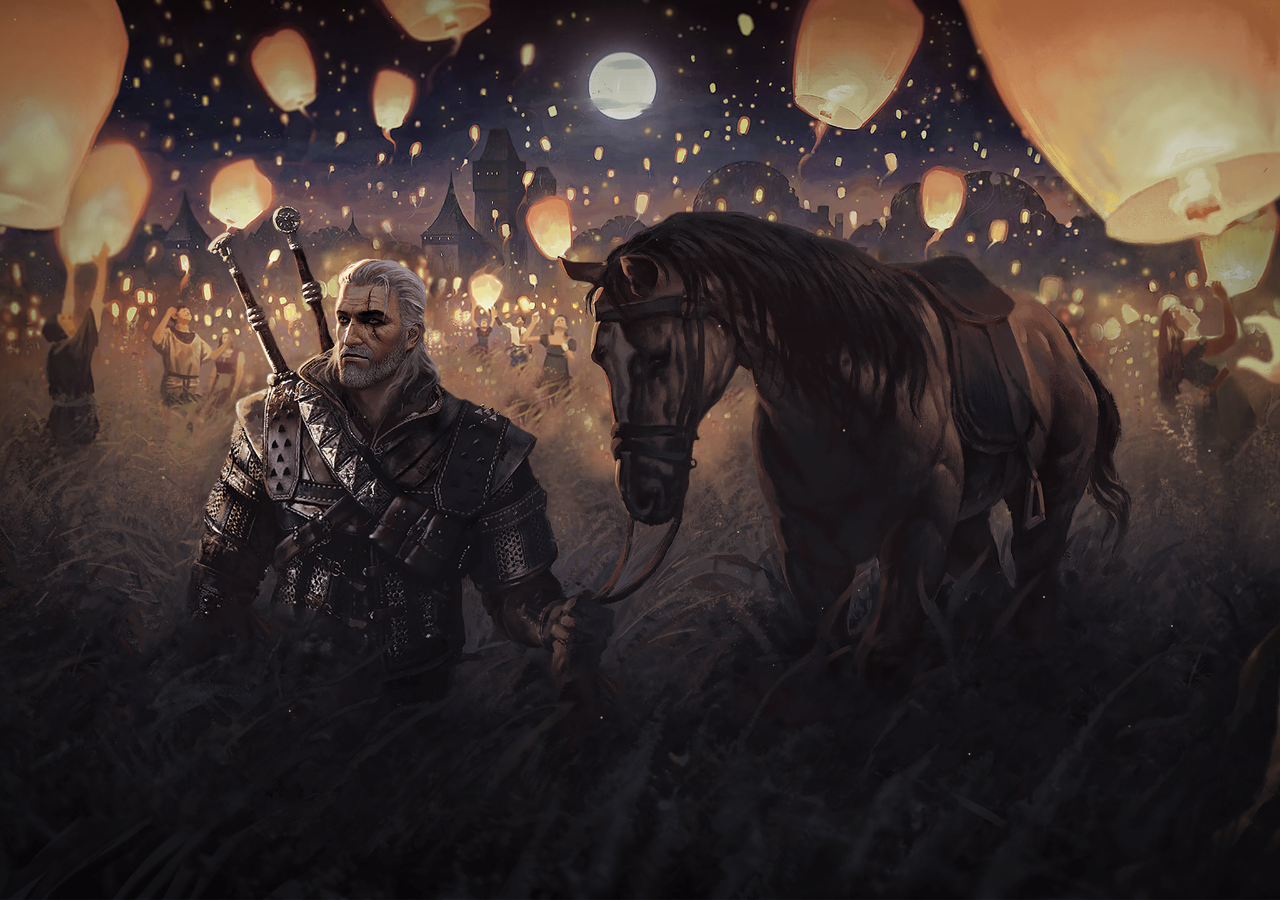
<file: gallery/horizontal-parallax/index.html>
<!DOCTYPE html>
<html lang="en">
  <head>
    <meta charset="UTF-8" />
    <meta name="viewport" content="width=device-width, initial-scale=1.0" />
    <title>Parallax</title>

    <link rel="stylesheet" href="./libs/swiper/swiper-bundle.min.css" />
    <script src="./libs/swiper/swiper-bundle.min.js" defer></script>
    <script src="./libs/particles/particles.js" defer></script>

    <link rel="stylesheet" href="css/main.css" />
    <script src="./js/main.js" defer></script>
  </head>
  <body>
    <div class="swiper slider">
      <div class="swiper-wrapper slider__wrapper">
        <div class="swiper-slide slider__item">
          <div
            class="slider__layer"
            data-swiper-parallax="35%"
            style="background-image: url(img/screen-1/layer-back.jpg)"
          ></div>
          <div
            class="slider__layer"
            data-swiper-parallax="25%"
            style="background-image: url(img/screen-1/layer-middle.png)"
          ></div>
          <canvas
            class="particles slider__layer"
            data-swiper-parallax="18%"
            data-color="#b99970"
          ></canvas>
          <div
            class="slider__layer"
            data-swiper-parallax="14%"
            style="background-image: url(img/screen-1/layer-front.png)"
          ></div>
        </div>
        <div class="swiper-slide slider__item">
          <div
            class="slider__layer"
            data-swiper-parallax="40%"
            style="background-image: url(img/screen-2/layer-back.jpg)"
          ></div>
          <div
            class="slider__layer"
            data-swiper-parallax="34%"
            style="background-image: url(img/screen-2/layer-gera.png)"
          ></div>
          <div
            class="slider__layer"
            data-swiper-parallax="30%"
            style="background-image: url(img/screen-2/layer-yen.png)"
          ></div>
          <canvas
            class="particles slider__layer"
            data-swiper-parallax="20%"
            data-color="#525a6d"
          ></canvas>
          <div
            class="slider__layer"
            data-swiper-parallax="14%"
            style="background-image: url(img/screen-2/layer-front.png)"
          ></div>
        </div>
        <div class="swiper-slide slider__item">
          <div
            class="slider__layer"
            data-swiper-parallax="48%"
            style="background-image: url(img/screen-3/layer-back.jpg)"
          ></div>
          <div
            class="slider__layer"
            data-swiper-parallax="35%"
            style="background-image: url(img/screen-3/layer-middle.png)"
          ></div>
          <div
            class="slider__layer"
            data-swiper-parallax="28%"
            style="background-image: url(img/screen-3/layer-ciri.png)"
          ></div>
          <canvas
            class="particles slider__layer"
            data-swiper-parallax="25%"
            data-color="#938086"
          ></canvas>
          <div
            class="slider__layer"
            data-swiper-parallax="16%"
            style="background-image: url(img/screen-3/layer-front.png)"
          ></div>
        </div>
      </div>
    </div>
  </body>
</html>
</file>
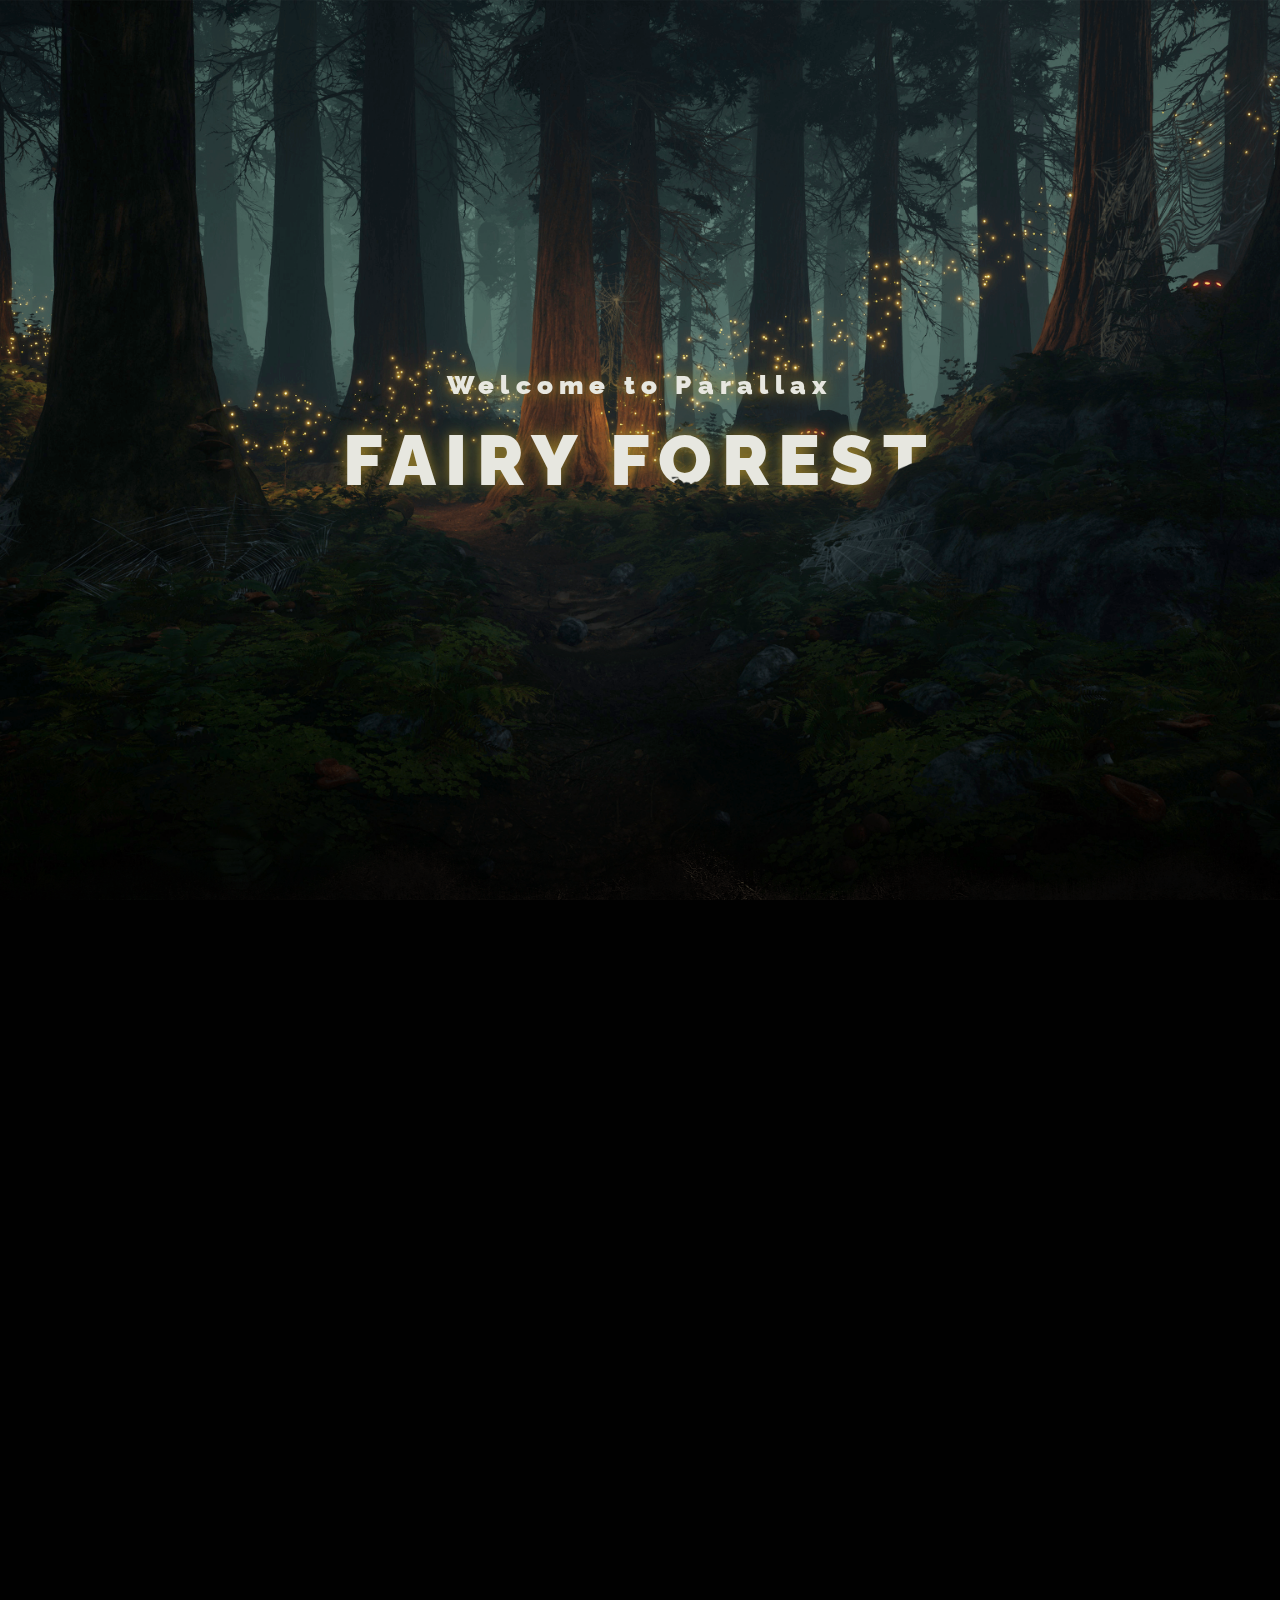
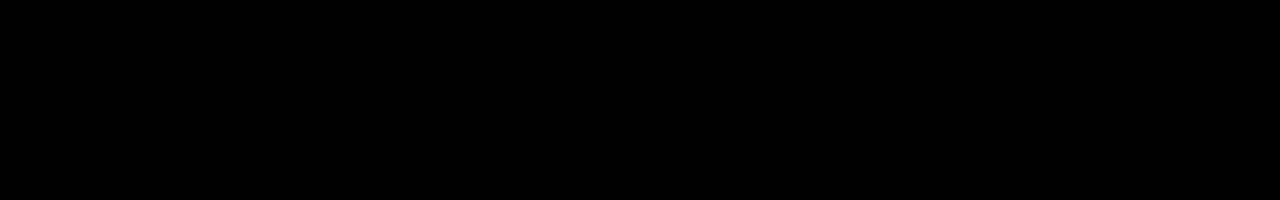
<file: gallery/paralaxScrolling/index.html>
<!DOCTYPE html>
<html lang="en">
  <head>
    <meta charset="UTF-8" />
    <meta name="viewport" content="width=device-width, minimum-scale=1.0" />
    <meta http-equiv="X-UA-Compatible" content="ie=edge" />

    <title>Document</title>

    <link rel="stylesheet" href="css/main.css" />
    <script src="libs/gsap/gsap.min.js" defer></script>
    <script src="libs/gsap/ScrollTrigger.min.js" defer></script>
    <script src="./libs/gsap/ScrollSmoother.min.js" defer></script>
    <script src="js/app.js" defer></script>
  </head>
  <body>
    <div class="wrapper">
      <div class="content">
        <header class="main_header">
          <div class="layers">
            <div class="layer__header">
              <div class="layers__caption">Welcome to Parallax</div>
              <div class="layers__title">FAIRY FOREST</div>
            </div>
            <div
              class="layer layers__base"
              style="background-image: url(img/layer-base.png)"
            ></div>
            <div
              class="layer layers__middle"
              style="background-image: url(img/layer-middle.png)"
            ></div>
            <div
              class="layer layers__front"
              style="background-image: url(img/layer-front.png)"
            ></div>
          </div>
        </header>
        <article
          class="main_article"
          style="background-image: url(img/dungeon.jpg)"
        >
          <div class="main_article__content">
            <h2 class="main_article__header">To be continued</h2>
            <p class="main_article__paragraph">
              Lorem ipsum dolor sit amet, consectetur adipisicing elit.
              Accusamus aliquam, cupiditate delectus doloremque ducimus fuga
              ipsa, libero maiores modi numquam, odio officiis quae quidem quis
              quos rem repellendus ullam voluptates.
            </p>
          </div>
          <div class="copy">© Artem Solovyov</div>
        </article>
      </div>
    </div>
  </body>
</html>
</file>
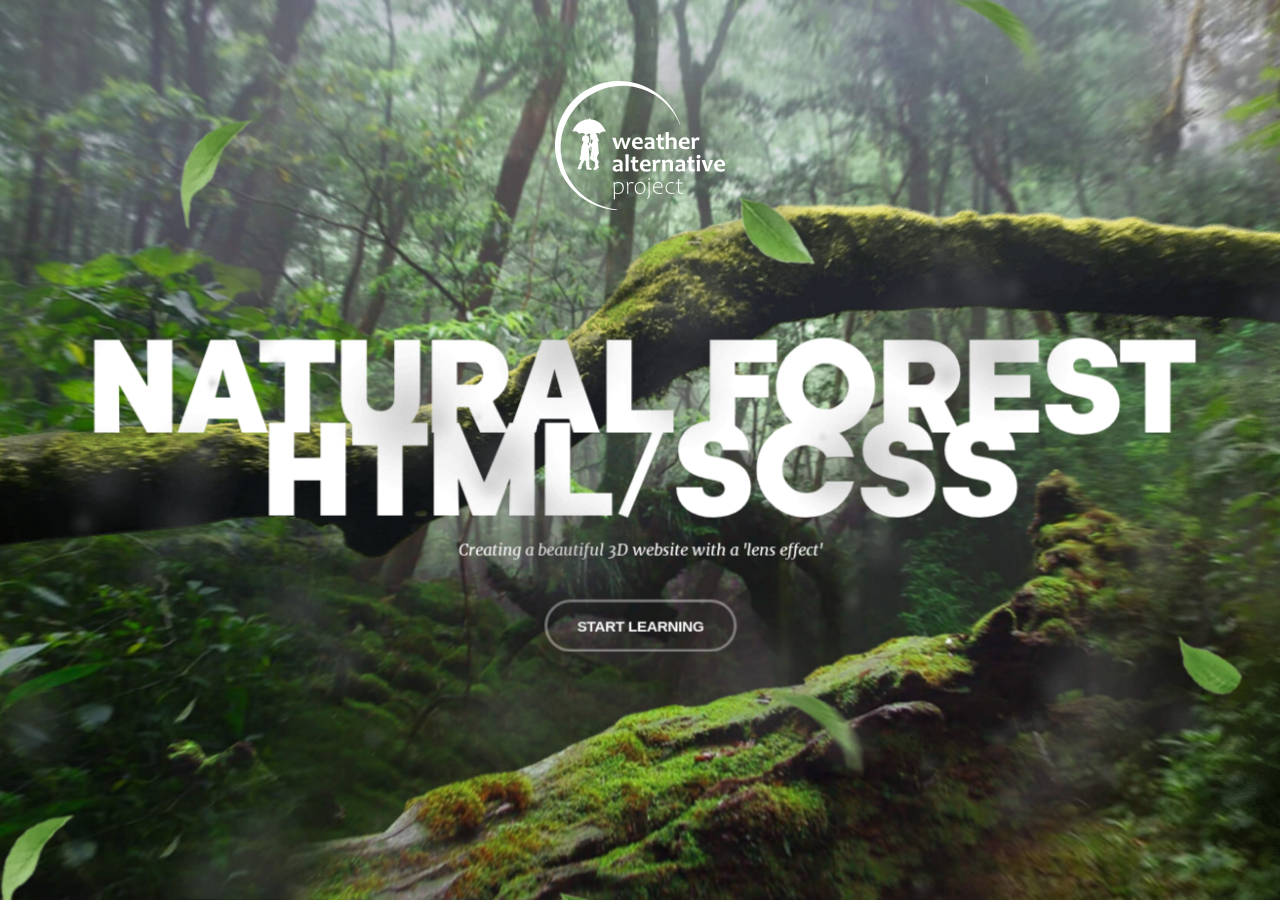
<file: gallery/parallax-3d-lens-effect-website/index.html>
<!DOCTYPE html>
<html lang="en">
  <head>
    <meta charset="UTF-8" />
    <meta name="viewport" content="width=device-width, initial-scale=1.0" />
    <title>Document</title>

    <link rel="stylesheet" href="css/main.css" />
    <script src="./js/app.js" defer></script>
    <script src="./libs/rain.js" defer></script>
  </head>
  <body>
    <div class="logo" style="background-image: url(img/logo.svg)"></div>

    <section class="layers">
      <div class="layers__container">
        <div class="layers__item layer-1" style="background-image: url(img/layer-1.jpg)"></div>
        <div class="layers__item layer-2" style="background-image: url(img/layer-2.png)"></div>
        <div class="layers__item layer-3">
          <div class="hero-content">
            <h1>Natural forest <span>html/scss</span></h1>
            <div class="hero-content-p">
              <p>Creating a beautiful 3D website with a 'lens effect'</p>
            </div>
            <button class="button-start">Start Learning</button>
          </div>
        </div>
        <div class="layers__item layer-4">
          <canvas class="rain"></canvas>
        </div>
        <div class="layers__item layer-5" style="background-image: url(img/layer-5.png)"></div>
        <div class="layers__item layer-6" style="background-image: url(img/layer-6.png)"></div>
      </div>
    </section>
  </body>
</html>
</file>
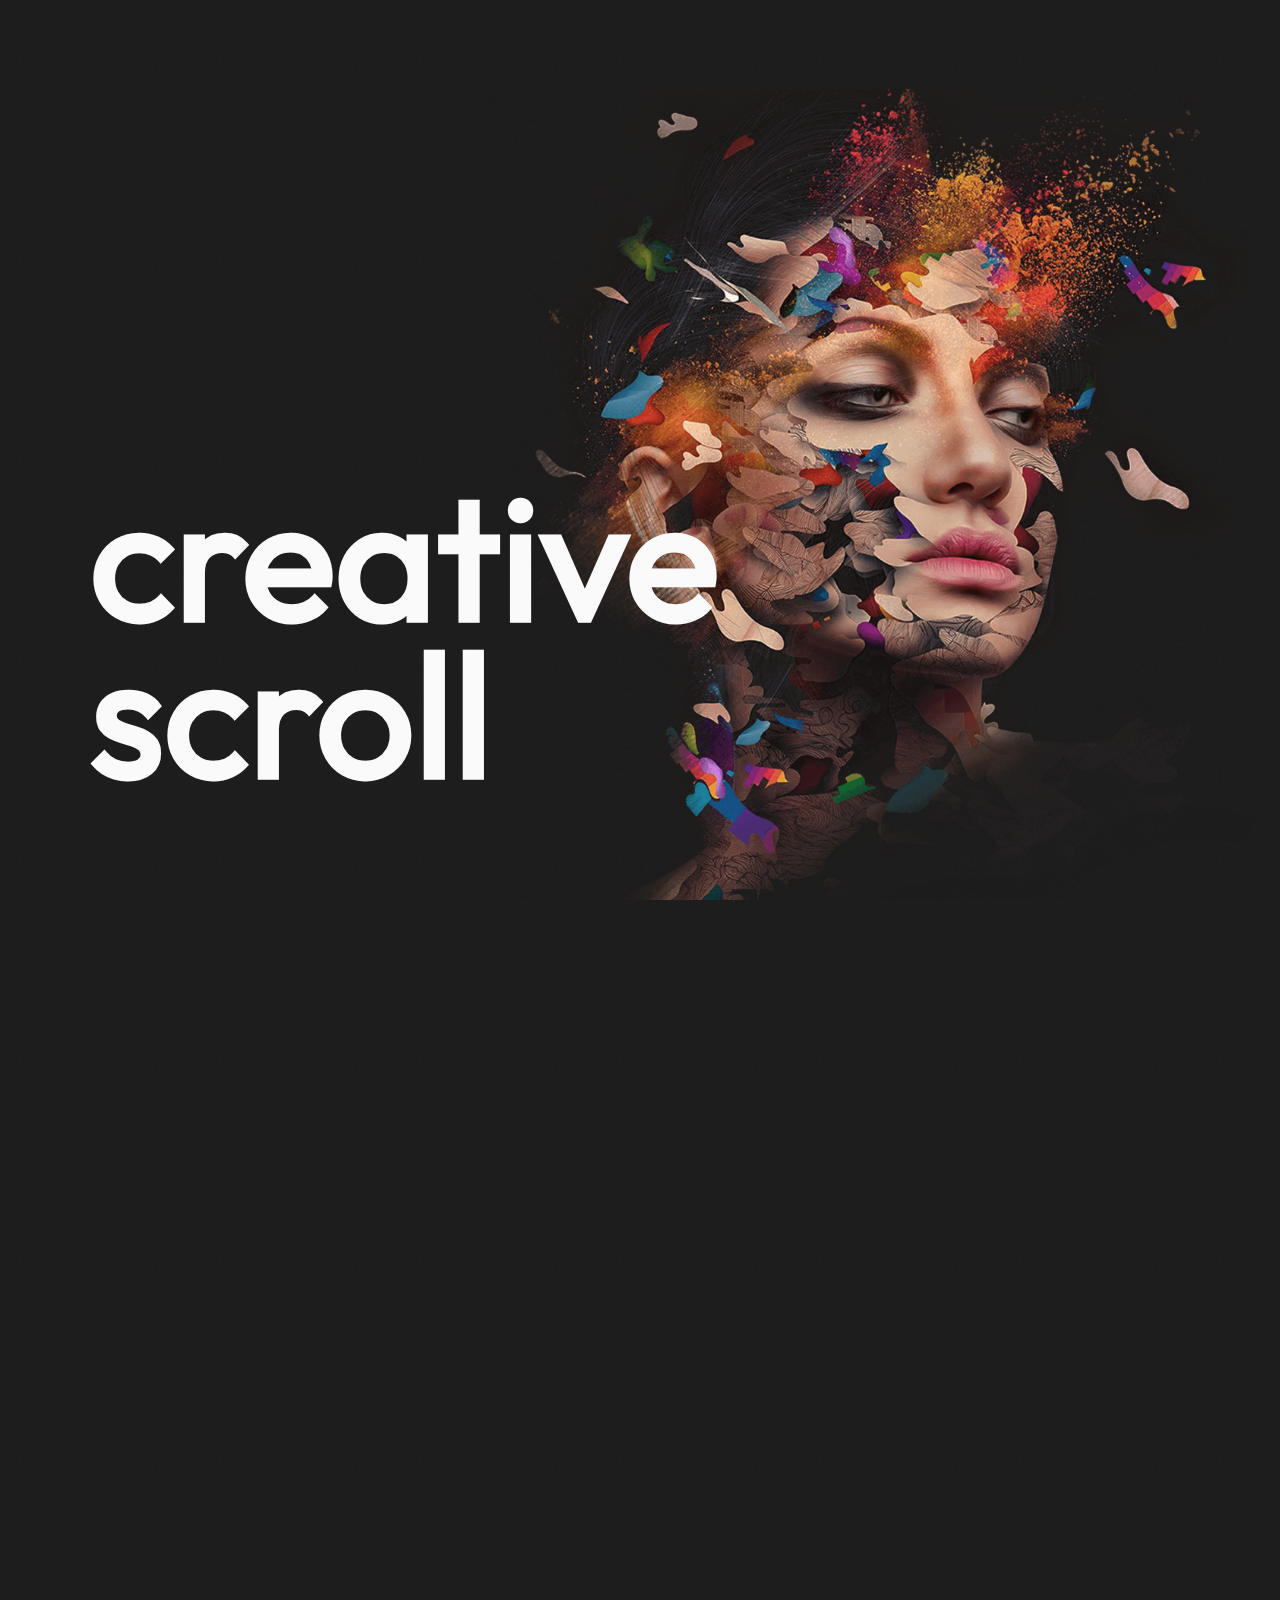
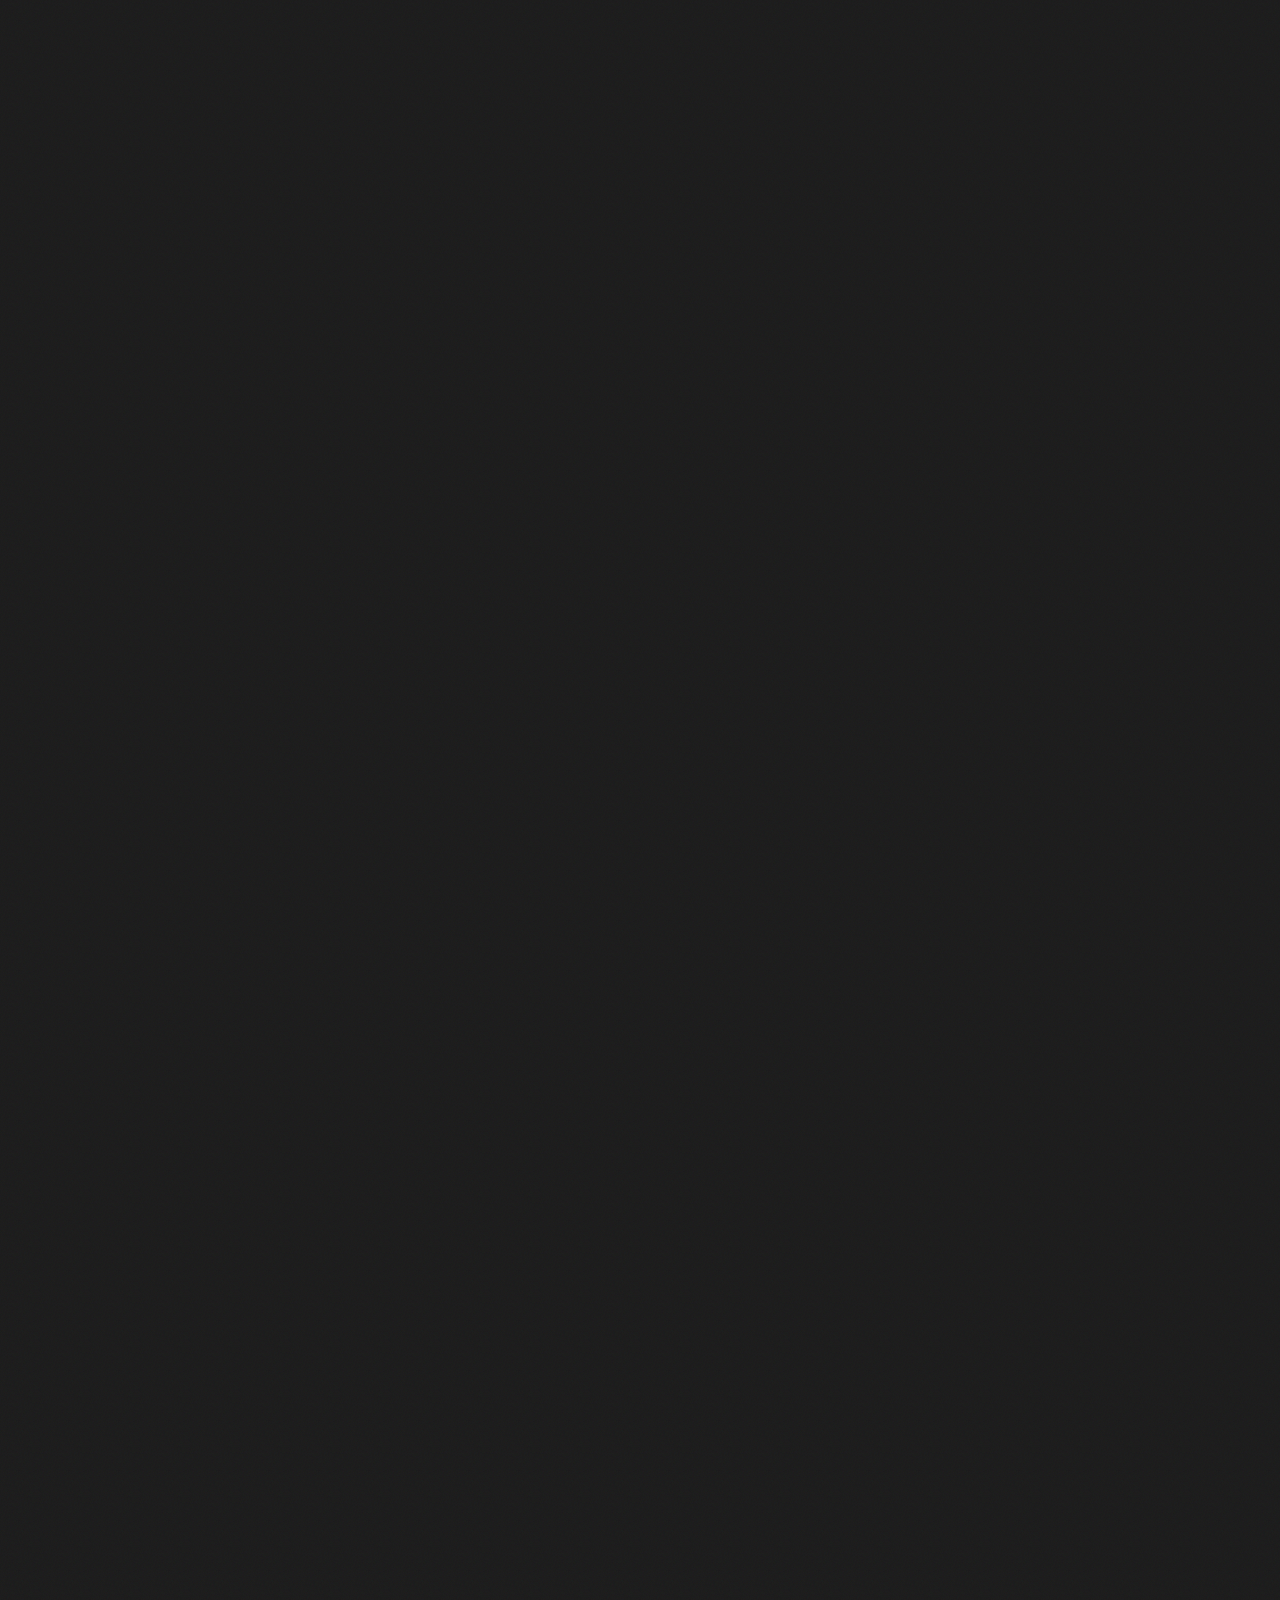
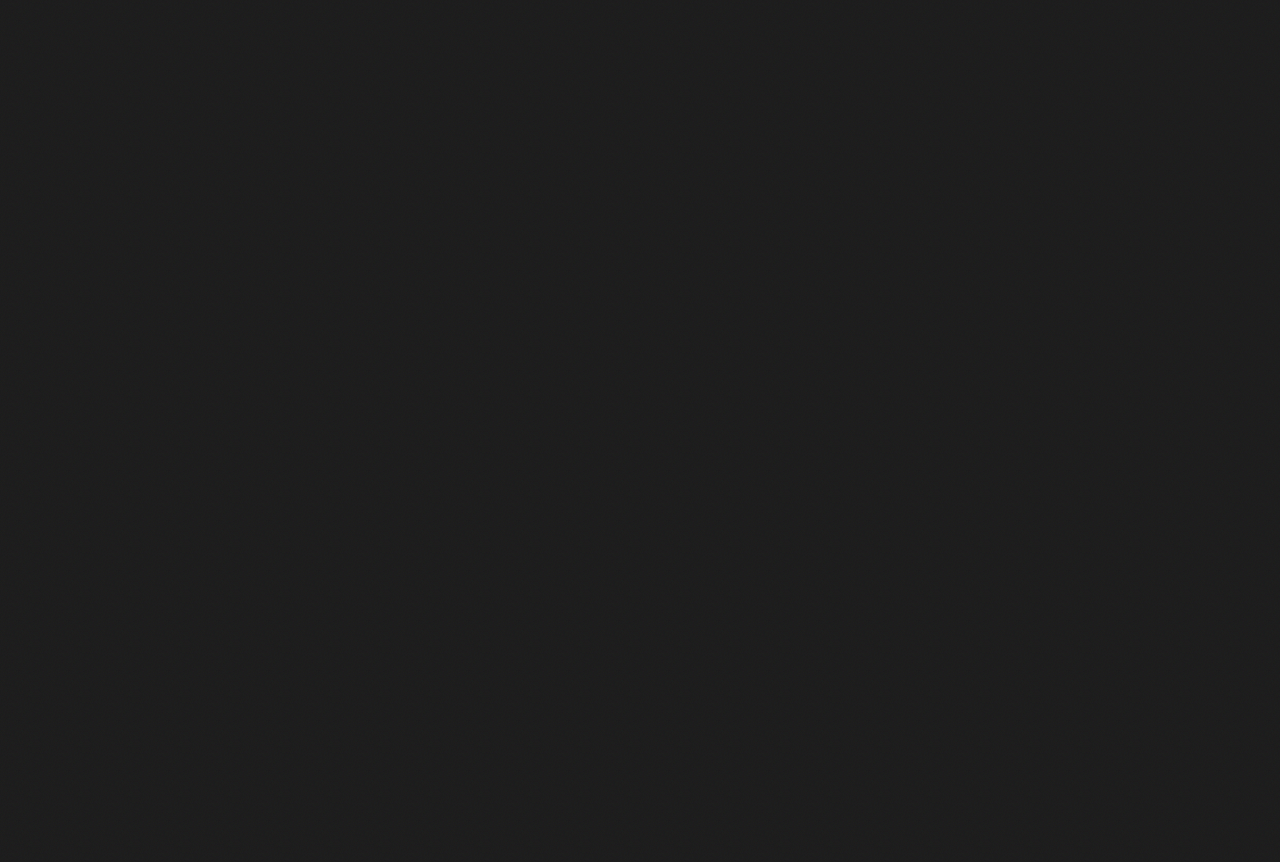
<file: gallery/creative-scroll/ready-html/index.html>
<!DOCTYPE html>
<html lang="en">
<head>

	<meta charset="UTF-8">
	<meta http-equiv="X-UA-Compatible" content="IE=edge">
	<meta name="viewport" content="width=device-width, initial-scale=1.0">

	<title>Document</title>

	<script src="libs/gsap/gsap.min.js" defer></script>
	<script src="libs/gsap/ScrollTrigger.min.js" defer></script>
	<script src="libs/gsap/ScrollSmoother.min.js" defer></script>

	<link rel="stylesheet" href="css/main.css">
	<script src="js/app.js" defer></script>

</head>
<body>

	<div class="wrapper">
		<div class="content">

			<header class="hero-section">
				<img data-speed=".6" class="hero" src="img/hero.png" alt="Alt" >
				<div class="container">
					<div data-speed=".75" class="main-header">
						<h1 class="main-title">creative scroll</h1>
					</div>
				</div>
			</header>
		
			<div class="portfolio">
				<div class="container">
					<main class="gallery">
	
						<div data-speed=".9" class="gallery__left">
		
							<img class="gallery__item" src="img/work/1.jpg" alt="Alt">
							<img class="gallery__item" src="img/work/2.jpg" alt="Alt">
		
							<div class="text-block gallery__item">
								<h2 class="text-block__h">Creative floating scroll with amazing parallax effect</h2>
								<p class="text-block__p">Lorem ipsum dolor sit amet, consectetur adipiscing elit, sed do eiusmod tempor amount scrolling.</p>
							</div>
		
							<img class="gallery__item" src="img/work/6.jpg" alt="Alt">
		
						</div>

						<div data-speed="1.1" class="gallery__right">
		
							<div class="text-block gallery__item">
								<h2 class="text-block__h">Creative floating scroll with amazing parallax effect</h2>
								<p class="text-block__p">Lorem ipsum dolor sit amet, consectetur adipiscing elit, sed do eiusmod tempor amount scrolling.</p>
							</div>
		
							<img class="gallery__item" src="img/work/4.jpg" alt="Alt">
							<img class="gallery__item" src="img/work/5.jpg" alt="Alt">
							<img class="gallery__item" src="img/work/3.jpg" alt="Alt">
		
						</div>

					</main>
				</div>
			</div>

		</div>
	</div>

</body>
</html>
</file>
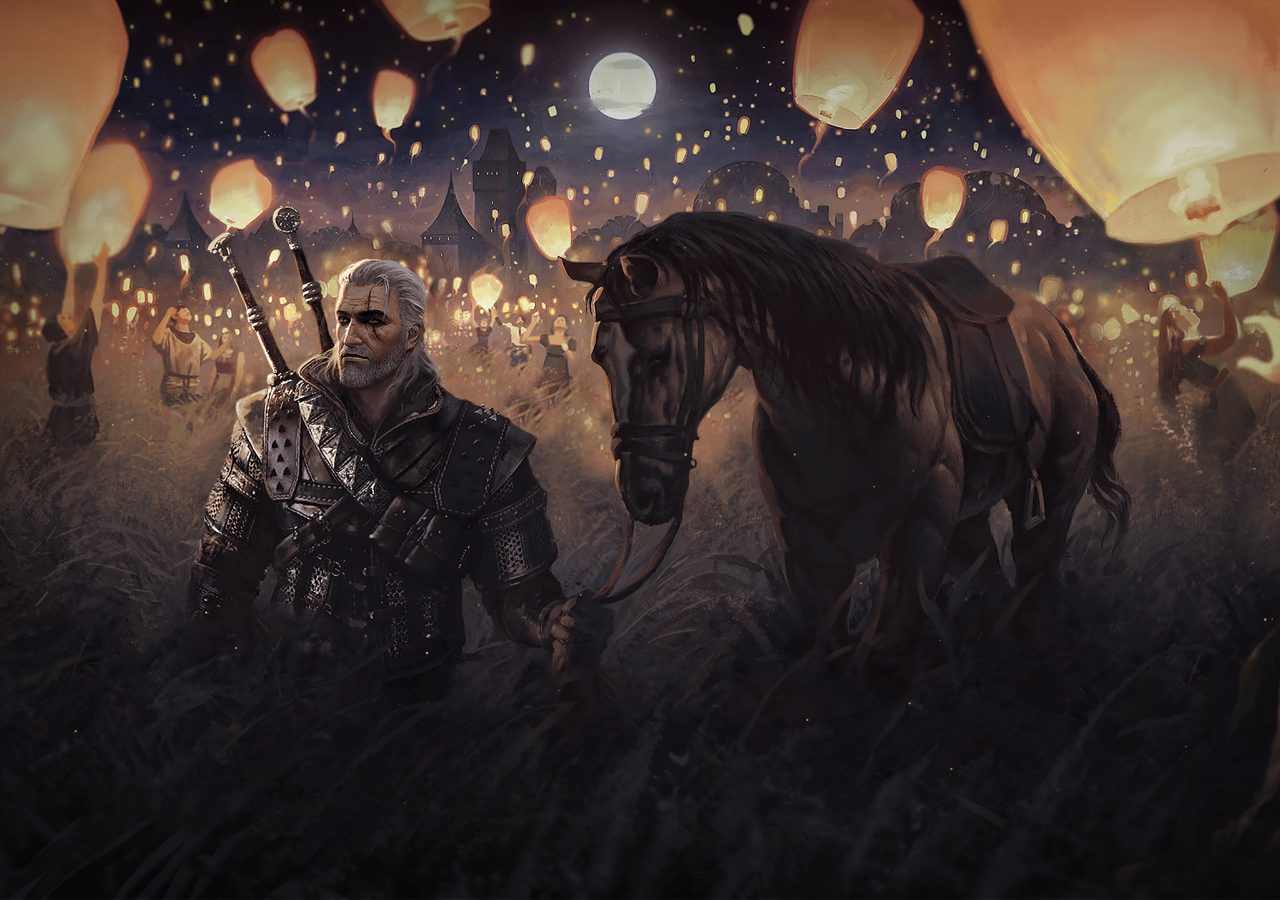
<file: gallery/horizontal-parallax/ready-html/index.html>
<!DOCTYPE html>
<html lang="en">
<head>

	<meta charset="UTF-8">
	<meta http-equiv="X-UA-Compatible" content="IE=edge">
	<meta name="viewport" content="width=device-width, initial-scale=1.0">

	<title>Document</title>

	<link rel="stylesheet" href="libs/swiper/swiper-bundle.min.css">
	<script src="libs/swiper/swiper-bundle.min.js" defer></script>
	<script src="libs/particles/particles.js" defer></script>

	<link rel="stylesheet" href="css/main.css">
	<script src="js/app.js" defer></script>

</head>
<body>

	<div class="swiper slider">
		<div class="swiper-wrapper slider__wrapper">

			<div class="swiper-slide slider__item">
				<div class="slider__layer" data-swiper-parallax="35%" style="background-image: url(img/screen-1/layer-back.jpg);"></div>
				<div class="slider__layer" data-swiper-parallax="25%" style="background-image: url(img/screen-1/layer-middle.png);"></div>
				<canvas class="particles slider__layer" data-swiper-parallax="18%" data-color="#BE9164"></canvas>
				<div class="slider__layer" data-swiper-parallax="14%" style="background-image: url(img/screen-1/layer-front.png);"></div>
			</div>

			<div class="swiper-slide slider__item">
				<div class="slider__layer" data-swiper-parallax="40%" style="background-image: url(img/screen-2/layer-back.jpg);"></div>
				<div class="slider__layer" data-swiper-parallax="34%" style="background-image: url(img/screen-2/layer-gera.png);"></div>
				<div class="slider__layer" data-swiper-parallax="30%" style="background-image: url(img/screen-2/layer-yen.png);"></div>
				<canvas class="particles slider__layer" data-swiper-parallax="20%" data-color="#525A6D"></canvas>
				<div class="slider__layer" data-swiper-parallax="14%" style="background-image: url(img/screen-2/layer-front.png);"></div>
			</div>

			<div class="swiper-slide slider__item">
				<div class="slider__layer" data-swiper-parallax="48%" style="background-image: url(img/screen-3/layer-back.jpg);"></div>
				<div class="slider__layer" data-swiper-parallax="35%" style="background-image: url(img/screen-3/layer-middle.png);"></div>
				<div class="slider__layer" data-swiper-parallax="29%" style="background-image: url(img/screen-3/layer-ciri.png);"></div>
				<canvas class="particles slider__layer" data-swiper-parallax="25%" data-color="#938086"></canvas>
				<div class="slider__layer" data-swiper-parallax="16%" style="background-image: url(img/screen-3/layer-front.png);"></div>
			</div>

		</div>
	</div>
	
</body>
</html>
</file>
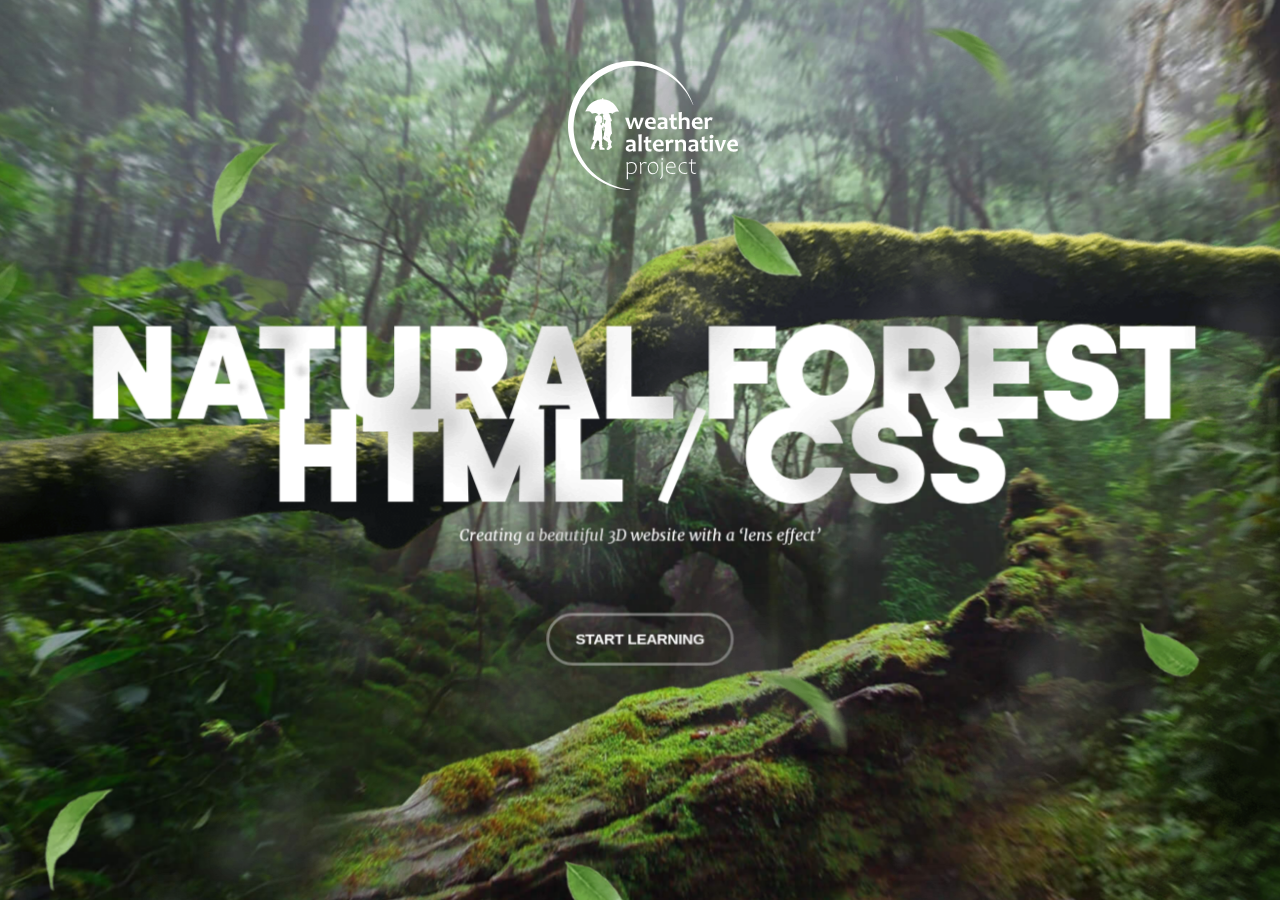
<file: gallery/parallax-3d-lens-effect-website/html/index.html>
<!DOCTYPE html>
<html lang="en">
<head>
	<meta charset="UTF-8">
	<meta http-equiv="X-UA-Compatible" content="IE=edge">
	<meta name="viewport" content="width=device-width, initial-scale=1.0">
	<title>Document</title>
	<link rel="stylesheet" href="css/main.css">
	<script src="js/app.js" defer></script>
	<script src="libs/rain.js" defer></script>
</head>
<body>

	<div class="logo" style="background-image: url(img/logo.svg);"></div>

	<section class="layers">
		<div class="layers__container">
			<div class="layers__item layer-1" style="background-image: url(img/layer-1.jpg);"></div>
			<div class="layers__item layer-2" style="background-image: url(img/layer-2.png);"></div>
			<div class="layers__item layer-3">
				<div class="hero-content">
					<h1>Natural Forest <span>HTML / CSS</span></h1>
					<div class="hero-content__p">Creating a beautiful 3D website with a ‘lens effect’</div>
					<button class="button-start">Start Learning</button>
				</div>
			</div>
			<div class="layers__item layer-4">
				<canvas class="rain"></canvas>
			</div>
			<div class="layers__item layer-5" style="background-image: url(img/layer-5.png);"></div>
			<div class="layers__item layer-6" style="background-image: url(img/layer-6.png);"></div>
		</div>
	</section>

</body>
</html>
</file>
<file: gallery/creative-scroll/css/main.css>
* {
  margin: 0;
  padding: 0;
  box-sizing: border-box;
}

:root {
  --index: calc(1vw + 1vh);
  --color-header: #f4efec;
  --color-text: #cdc6c3;
  --gallery-gap: calc(var(--index) * 10);
}

@font-face {
  font-family: raleway-c;
  src: url(../fonts/raleway-regular.woff2);
}
@font-face {
  font-family: outfit-c;
  src: url(../fonts/outfit-regular.woff2);
}
h1,
h2,
h3,
h4,
h5,
h6 {
  font-family: outfit-c;
}

.content,
.hero,
.main-header,
.gallery > * {
  will-change: transform;
}

body {
  background-image: url(../img/bg.jpg);
  background-size: 50px;
  color: #fafafa;
  font-family: raleway-c;
  overflow-x: hidden;
}

.hero {
  position: absolute;
  width: calc(var(--index) * 36);
  left: 37vw;
  top: 20vh;
  z-index: -1;
}

.container {
  padding: 0 7vw;
}

.main-header {
  height: 100vh;
}

.main-title {
  font-size: calc(var(--index) * 8);
  position: absolute;
  width: min-content;
  bottom: 12vh;
  line-height: 0.9;
}

.gallery {
  padding: calc(var(--index) * 8) 0;
  display: flex;
}
.gallery > * {
  flex: 1;
  display: flex;
  align-items: center;
  flex-direction: column;
}
.gallery__left {
  margin-top: calc(var(--gallery-gap) * 1.6);
}
.gallery__right .gallery__item {
  margin: 0;
  margin-top: var(--gallery-gap);
}
.gallery__item {
  max-width: calc(var(--index) * 21);
  margin-bottom: var(--gallery-gap);
  max-height: 180vh;
  border-radius: 8px;
}

.text-block {
  color: var(--color-text);
  position: relative;
}
.text-block__h {
  font-size: 2rem;
  line-height: 2.4rem;
  color: var(--color-header);
  margin-bottom: 1.5rem;
}
.text-block__p {
  line-height: 1.75;
}
</file>
<file: gallery/draggable/css/main.css>
* {
  margin: 0;
  padding: 0;
  box-sizing: border-box;
}
:root {
  --gap: 0.5em;
  --index: calc(1vw + 1vh);
  --color-dark: #000;
}
body {
  overflow: hidden;
  height: 100vh;
  display: flex;
  justify-content: center;
  align-items: center;
}
.header {
  text-transform: uppercase;
  font-family: "Lucida Sans", "Lucida Sans Regular", "Lucida Grande",
    "Lucida Sans Unicode", Geneva, Verdana, sans-serif;
  letter-spacing: 0.1em;
  font-size: calc(var(--index) * 2.8);
  position: absolute;
  font-weight: 200;
  text-align: center;
  opacity: 0.9;
  margin-top: 0.2em;
}
.text {
  font-family: "Lucida Sans", "Lucida Sans Regular", "Lucida Grande",
    "Lucida Sans Unicode", Geneva, Verdana, sans-serif;
  letter-spacing: 0.1em;
  font-size: calc(var(--index) * 0.7);
  position: absolute;
  font-weight: 200;
  text-align: center;
  opacity: 0.9;
  margin-top: 41em;
}
.header span {
  display: block;
  font-family: Helvetica, sans-serif;
  font-size: calc(var(--index) * 0.75);
  margin-top: 5px;
}

.gallery {
  width: 30vw;
  column-width: 2em;
  gap: var(--gap);
  transform: scale(8.2);
  will-change: transform;
  transition: transform 1s cubic-bezier(0.075, 1, 0.25, 1), opacity 1s;
}
.gallery__item {
  margin-bottom: var(--gap);
  transform: scale(1.001);
  will-change: transform;
  transition: 0.3s;
}
.gallery__item:hover {
  transform: scale(1.03);
}
.gallery__item img {
  width: 100%;
  display: block;
}
.loaded .gallery {
  opacity: 1;
}
.loaded .header span {
  opacity: 0;
}

/* DARK MODE OS */

@media (prefers-color-scheme: dark) {
  body {
    background-color: var(--color-dark);
  }
  .header,
  .text {
    filter: invert(100%);
  }
}

/* MOBILE */

@media (max-width: 992px) {
  .header {
    position: relative;
  }

  body {
    overflow: scroll;
    display: block;
    padding: var(--gap);
  }

  .gallery {
    width: 100%;
    column-width: 10em;
    transform: scale(1);
  }
  .gallery__item:hover {
    transform: scale(1);
  }
}
</file>
<file: gallery/fonts/css/main.css>
* {
	margin: 0;
	padding: 0;
	box-sizing: border-box;
}
:root {
	--gap: .5em;
	--index: calc(1vw + 1vh);
	--color-dark: #000;
}
body {
	overflow: hidden;
	height: 100vh;
	display: flex;
	justify-content: center;
	align-items: center;
}
.header {
	text-transform: uppercase;
	font-family: 'Lucida Sans', 'Lucida Sans Regular', 'Lucida Grande', 'Lucida Sans Unicode', Geneva, Verdana, sans-serif;
	letter-spacing: .1em;
	font-size: calc(var(--index) * 2.8);
	position: absolute;
	font-weight: 200;
	text-align: center;
	opacity: .9;
	margin-top: .2em;
}
.header span {
	display: block;
	font-family: Helvetica, sans-serif;
	font-size: calc(var(--index) * .75);
	margin-top: 5px;
}
.gallery {
	width: 30vw;
	column-width: 2em;
	gap: var(--gap);
	transform: scale(8.2);
	will-change: transform;
	transition: transform 1s cubic-bezier(.075, 1, .25, 1), opacity 1s;
}
.gallery__item {
	margin-bottom: var(--gap);
	transform: scale(1.001);
	will-change: transform;
	transition: .3s;
}
.gallery__item:hover {
	transform: scale(1.03);
}
.gallery__item img {
	width: 100%;
	display: block;
}
.loaded .gallery {
	opacity: 1;
}
.loaded .header span {
	opacity: 0;
}

/* DARK MODE OS */

@media (prefers-color-scheme: dark) {
	body {
		background-color: var(--color-dark);
	}
	.header {
		filter: invert(100%);
	}
}

/* MOBILE */

@media (max-width : 992px) {

	.header {
		position: relative;
	}

	body {
		overflow: scroll;
		display: block;
		padding: var(--gap);
	}

	.gallery {
		width: 100%;
		column-width: 10em;
		transform: scale(1);
	}
	.gallery__item:hover {
		transform: scale(1);
	}

}
</file>
<file: gallery/gallery/css/main.css>
* {
  margin: 0;
  border: 0;
  box-sizing: border-box;
}
:root {
  --dark: #070707;
  --sizeindex: calc(1vh + 1vw);
  --transition: 0.75s cubic-bezier(0.2, 0.6, 0, 1);
}
@font-face {
  font-family: raleway_m;
  src: url(../fonts/raleway-v22-cyrillic-300.woff2);
  font-weight: 300;
}
@font-face {
  font-family: raleway_m;
  src: url(../fonts/raleway-v22-cyrillic-900.woff2);
  font-weight: 900;
}
body,
html {
  width: 100%;
  height: 100%;
  background-color: var(--dark);
  color: #fff;
  font-family: raleway_m, sans-serif;
  overflow: hidden;
  line-height: 1.8;
}
.description {
  position: absolute;
  font-size: calc(var(--sizeindex) * 0.8);
  top: 20vh;
  left: 8vw;
  max-width: 24vw;
  transition: opacity var(--transition), transform var(--transition);
}
.description p {
  opacity: 0.9;
  transition: transform var(--transition);
  transition-duration: 3s;
}
.description.hidden {
  opacity: 0;
  transform: translateY(5vh);
}
.description.hidden p {
  transform: translateY(2vh);
}
.logo {
  font-size: calc(var(--sizeindex) * 3.6);
  font-weight: 900;
  display: inline-block;
  background: linear-gradient(45deg, DarkMagenta, Tomato, Violet);
  -webkit-background-clip: text;
  -webkit-text-fill-color: transparent;
}
.slider {
  height: 100%;
  transform: rotate(15deg);
  overflow: visible;
  top: 10vh;
}
.slider__wrapper {
  transition: var(--transition) !important;
  will-change: transform;
}
.slider__item {
  max-height: 75vh;
  overflow: hidden;
  cursor: pointer;
  transition: transform var(--transition), box-shadow var(--transition);
  will-change: transform;
}
.slider__img {
  width: 300%;
  height: 100%;
  background-size: cover;
  position: absolute;
  left: -100%;
  transition: var(--transition) !important;
  will-change: transform;
}
.slider_bg {
  z-index: 0;
  transform: rotate(-20deg) !important;
  top: -90vh;
  left: -10vh;
  opacity: 0.22;
  filter: blur(90px) saturate(15);
}
.slider_bg .slider__item {
  height: 100vh;
}
.slider__item.opened {
  z-index: 2;
  transform: rotate(-15deg) scale(1.4);
  box-shadow: rgba(0 0 0 /0.75) 0 0 0 1000px;
}
</file>
<file: gallery/horizontal-parallax/css/main.css>
* {
  margin: 0;
  padding: 0;
  box-sizing: border-box;
}

html,
body {
  height: 100%;
  background-color: #000;
}

:root {
  --transiton: 1.75s cubic-bezier(0.2, 0.6, 0, 1);
}

.slider {
  height: 100%;
}
.slider__wrapper {
  will-change: transform;
  transition: var(--transiton) !important;
  transform-style: preserve-3d;
}
.slider__item {
  overflow: hidden;
}
.slider__layer {
  position: absolute;
  inset: 0;
  background-size: cover;
  background-position: center;
  will-change: transform;
  transition: var(--transiton) !important;
}
.slider__layer::before {
  content: "";
  position: absolute;
  inset: 0;
  z-index: 1;
  box-shadow: inset 0 0 250px rgba(0, 0, 0, 0.3);
}
</file>
<file: gallery/paralaxScrolling/css/main.css>
* {
  margin: 0;
  padding: 0;
  box-sizing: border-box;
}
:root {
  --index: calc(1vw + 1vh);
  --textColor: #e7e7e0;
  --transition: transform 0.75s cubic-bezier(0.075, 0.5, 0, 1);
}

@font-face {
  font-family: raleway_f;
  src: url(../fonts/raleway-regular.woff2);
}
@font-face {
  font-family: raleway_f;
  src: url(../fonts/raleway-black.woff2);
  font-weight: 900;
}

body {
  background-color: #010101;
  font-family: raleway_f, sans-serif;
  line-height: 1.55;
}
.main_header {
  position: relative;
}
.main_header::after {
  position: absolute;
  z-index: 100;
  content: "";
  width: 100%;
  height: calc(var(--index) * 10);
  background-image: url(../img/ground.png);
  background-size: cover;
  background-repeat: no-repeat;
  background-position: center;
  bottom: calc(var(--index) * -4.5);
}
.layers {
  height: 100vh;
  display: flex;
  align-items: center;
  justify-content: center;
  text-align: center;
  overflow: hidden;
  position: relative;
}
.layer {
  position: absolute;
  height: 100%;
  width: 100%;
  background-size: cover;
  background-position: center;
  will-change: transform;
  z-index: 2;
}

.layers__base {
  transform: translate3d(0, calc(var(--scrollTop) / 1.7), 0);
  transition: var(--transition);
  z-index: 0;
}
.layers__middle {
  transform: translate3d(0, calc(var(--scrollTop) / 2.7), 0);
  transition: var(--transition);
}
.layers__front {
  transform: translate3d(0, calc(var(--scrollTop) / 5.7), 0);
  transition: var(--transition);
}
.layer__header {
  z-index: 1;
  transform: translate3d(0, calc(var(--scrollTop) / 2), 0);
  transition: var(--transition);
  will-change: transform;
  font-weight: 900;
  color: var(--textColor);
  text-shadow: 0 0 15px #9d822b;
}
.layers__title {
  font-size: calc(var(--index) * 3.2);
  letter-spacing: calc(var(--index) / 2.25);
}

.layers__caption {
  font-size: calc(var(--index) * 1.2);
  letter-spacing: calc(var(--index) / 3.5);
  margin-top: calc(var(--index) * -1);
}
.main_article {
  min-height: 100vh;
  background-size: cover;
  background-position: center;
  color: var(--textColor);
  display: flex;
  justify-content: center;
  align-items: center;
  position: relative;
  text-align: center;
}
.main_article__header {
  text-transform: uppercase;
  font-size: calc(var(--index) * 2.5);
  letter-spacing: calc(var(--index) * 0.4);
  transform: translate3d(0, calc(var(--scrollTop) / -7.5), 0);
  transition: var(--transition);
  will-change: transform;
}
.main_article__paragraph {
  max-width: calc(var(--index) * 40);
  font-size: calc(var(--index) * 1.2);
  margin-top: calc(var(--index) / 1.25);
  transform: translate3d(0, calc(var(--scrollTop) / -7.5), 0);
  transition: var(--transition);
  will-change: transform;
}
.copy {
  position: absolute;
  bottom: calc(var(--index) * 2);
  opacity: 0.5;
  font-size: calc(var(--index) * 1.1);
  letter-spacing: calc(var(--index) / 20);
}
.content {
  will-change: transform;
}
</file>
<file: gallery/parallax-3d-lens-effect-website/css/main.css>
* {
  margin: 0;
  padding: 0;
  box-sizing: border-box;
}

:root {
  --index: calc(1vw + 1vh);
  --transition: 1.5s cubic-bezier(0.05, 0.5, 0, 1);
}

@font-face {
  font-family: kamerik-3d;
  src: url(../fonts/kamerik205-heavy.woff2);
  font-weight: 900;
}
@font-face {
  font-family: merriweather-italic-3d;
  src: url(../fonts/merriweather-regular-italic.woff2);
}
body {
  background-color: #000;
  color: #fff;
  font-family: kamerik-3d;
}

.logo {
  --logo-size: calc(var(--index) * 7.8);
  width: calc(var(--index) * 7.8);
  height: calc(var(--index) * 7.8);
  background-repeat: no-repeat;
  background-position: center;
  position: absolute;
  left: calc(50% - var(--logo-size) / 2);
  top: calc(var(--index) * 2.8);
  z-index: 1;
}

.layers {
  overflow: hidden;
  perspective: 1000px;
}
.layers__container {
  height: 100vh;
  min-height: 500px;
  transform-style: preserve-3d;
  transform: rotateX(var(--move-y)) rotateY(var(--move-x));
  will-change: transform;
  transition: transform var(--transition);
}
.layers__item {
  position: absolute;
  inset: -8vw;
  background-size: cover;
  background-position: center;
  display: flex;
  align-items: center;
  justify-content: center;
}

.layer-1 {
  transform: translateZ(-55px) scale(1.06);
}

.layer-2 {
  transform: translateZ(80px) scale(0.88);
}

.layer-3 {
  transform: translateZ(180px) scale(0.8);
}

.hero-content {
  font-size: calc(var(--index) * 2.9);
  text-align: center;
  text-transform: uppercase;
  letter-spacing: calc(var(--index) * -0.15);
  line-height: 1.35em;
  margin-top: calc(var(--index) * 5.5);
}
.hero-content span {
  display: block;
}
.hero-content-p {
  text-transform: none;
  font-family: merriweather-italic-3d;
  letter-spacing: normal;
  font-size: calc(var(--index) * 0.75);
  line-height: 3;
}

.button-start {
  font-family: Arial;
  font-weight: 600;
  text-transform: uppercase;
  font-size: calc(var(--index) * 0.7);
  letter-spacing: -0.02vw;
  padding: calc(var(--index) * 0.7) calc(var(--index) * 1.4);
  background-color: transparent;
  color: #fff;
  border-radius: 10em;
  border: rgba(255, 255, 255, 0.4) 3px solid;
  outline: none;
  cursor: pointer;
}

.layer-4 {
  transform: translateZ(190px) scale(0.9);
  pointer-events: none;
}

.layer-5 {
  transform: translateZ(300px) scale(0.9);
  pointer-events: none;
}

.layer-6 {
  transform: translateZ(380px);
  pointer-events: none;
}
</file>
<file: gallery/creative-scroll/ready-html/css/main.css>
* {
	margin: 0;
	padding: 0;
	box-sizing: border-box;
}
:root {
	--index: calc(1vw + 1vh);
	--color-header: #f4efec;
	--color-text: #cdc6c3;
	--gallery-gap: calc(var(--index) * 7.5)
}
@font-face {
	font-family: raleway-c;
	src: url(../fonts/raleway-regular.woff2);
}
@font-face {
	font-family: outfit-c;
	src: url(../fonts/outfit-regular.woff2);
}
h1, h2, h3, h4, h5, h6 {
	font-family: outfit-c;
}
/* will-change */
.content, .hero, .main-header, .gallery > * {
	will-change: transform;
}
body {
	background-image: url(../img/bg.jpg);
	background-size: 50px;
	color: #fafafa;
	font-family: raleway-c;
	overflow-x: hidden;
}
.hero {
	width: calc(var(--index) * 36);
	position: absolute;
	left: 37vw;
	top: 22vh;
	z-index: -1;
}
.main-header {
	height: 100vh;
}
.container {
	padding: 0 7vw;
}
.main-title {
	font-size: calc(var(--index) * 8);
	position: absolute;
	width: min-content;
	bottom: 12vh;
	line-height: .9;
}
.gallery {
	display: flex;
	padding: calc(var(--index) * 8) 0;
}
.gallery > * {
	flex: 1;
	display: flex;
	align-items: center;
	flex-direction: column;
}
.gallery__item {
	max-width: calc(var(--index) * 21);
	margin-bottom: var(--gallery-gap);
	max-height: 180vh;
	border-radius: 8px;
}
.gallery__left {
	margin-top: calc(var(--gallery-gap) * 1.75);
}
.gallery__right .gallery__item {
	margin: 0;
	margin-top: var(--gallery-gap);
}
.text-block {
	color: var(--color-text);
	position: relative;
}
.text-block__h {
	font-size: 2rem;
	line-height: 2.4rem;
	color: var(--color-header);
	margin-bottom: 1.5rem;
}
.text-block__p {
	line-height: 1.75;
}
</file>
<file: gallery/horizontal-parallax/ready-html/css/main.css>
* {
	margin: 0;
	padding: 0;
	box-sizing: border-box;
}
html, body {
	height: 100%;
	background-color: #000;
}
:root {
	--transition: 1.75s cubic-bezier(.2, .6, 0, 1);
}
.slider {
	height: 100%;
}
.slider__layer {
	position: absolute;
	inset: 0;
	background-size: cover;
	background-position: center;
	will-change: transform;
	/* transition: var(--transition)!important; */
}
.slider__layer::before {
	content: '';
	position: absolute;
	inset: 0;
	z-index: 1;
	box-shadow: inset 0 0 250px rgb(0 0 0 / .3);
}
.slider__item {
	overflow: hidden;
}
.slider__wrapper {
	will-change: transform;
	transform-style: preserve-3d;
	/* transition: var(--transition)!important; */
}
</file>
<file: gallery/parallax-3d-lens-effect-website/html/css/main.css>
* {
	margin: 0;
	padding: 0;
	box-sizing: border-box;
}
:root {
	--index: calc(1vw + 1vh);
	--transition: 1.5s cubic-bezier(.05, .5, 0, 1);
}
@font-face {
	font-family: kamerik-3d;
	src: url(../fonts/kamerik205-heavy.woff2);
	font-weight: 900;
}
@font-face {
	font-family: merriweather-italic-3d;
	src: url(../fonts/merriweather-regular-italic.woff2);
}
body {
	background-color: #000;
	color: #fff;
	font-family: kamerik-3d;
}
.logo {
	--logo-size: calc(var(--index) * 7.8);
	width: var(--logo-size);
	height: var(--logo-size);
	background-repeat: no-repeat;
	position: absolute;
	left: calc(51% - calc(var(--logo-size) / 2));
	top: calc(var(--index) * 2.8);
	z-index: 1;
}
.layers {
	perspective: 1000px;
	overflow: hidden;
}
.layers__container {
	height: 100vh;
	min-height: 500px;
	transform-style: preserve-3d;
	transform: rotateX(var(--move-y)) rotateY(var(--move-x));
	will-change: transform;
	transition: transform var(--transition);
}
.layers__item {
	position: absolute;
	inset: -5vw;
	background-size: cover;
	background-position: center;
	display: flex;
	align-items: center;
	justify-content: center;
}
.layer-1 {
	transform: translateZ(-55px) scale(1.06);
}
.layer-2 {
	transform: translateZ(80px) scale(.88);
}
.layer-3 {
	transform: translateZ(180px) scale(.8);
}
.layer-4 {
	transform: translateZ(190px) scale(.9);
}
.layer-5 {
	transform: translateZ(300px) scale(.9);
}
.layer-6 {
	transform: translateZ(380px);
}
.hero-content {
	font-size: calc(var(--index) * 2.9);
	text-align: center;
	text-transform: uppercase;
	letter-spacing: calc(var(--index) * -.15);
	line-height: 1.35em;
	margin-top: calc(var(--index) * 5.5);
}
.hero-content span {
	display: block;
}
.hero-content__p {
	text-transform: none;
	font-family: merriweather-italic-3d;
	letter-spacing: normal;
	font-size: calc(var(--index) * .73);
	line-height: 3;
}
.button-start {
	font-family: Arial;
	font-weight: 600;
	text-transform: uppercase;
	font-size: calc(var(--index) * .71);
	letter-spacing: -.02vw;
	padding: calc(var(--index) * .7) calc(var(--index) * 1.25);
	background-color: transparent;
	color: #fff;
	border-radius: 10em;
	border: rgb(255 255 255 / .4) 3px solid;
	outline: none;
	cursor: pointer;
	margin-top: calc(var(--index) * 2.5);
}
.layer-4, .layer-5, .layer-6 {
	pointer-events: none;
}
</file>
